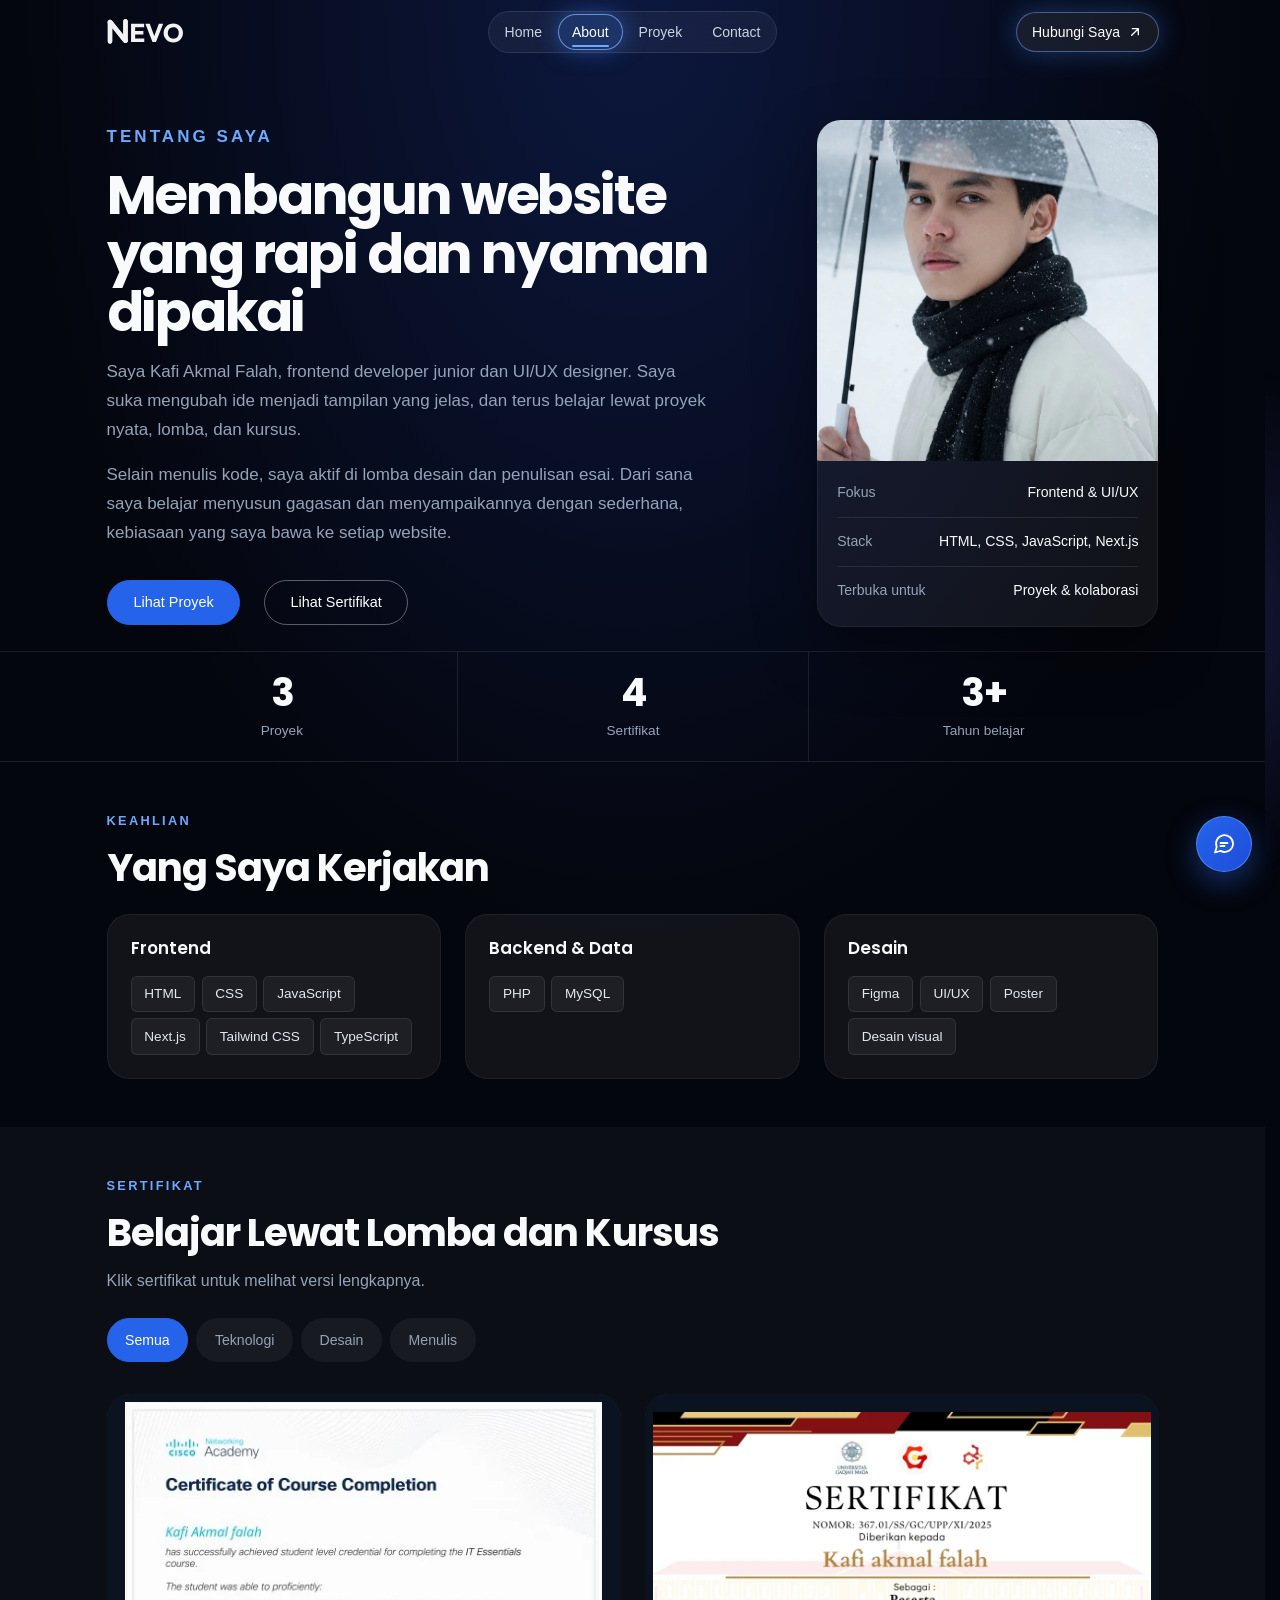
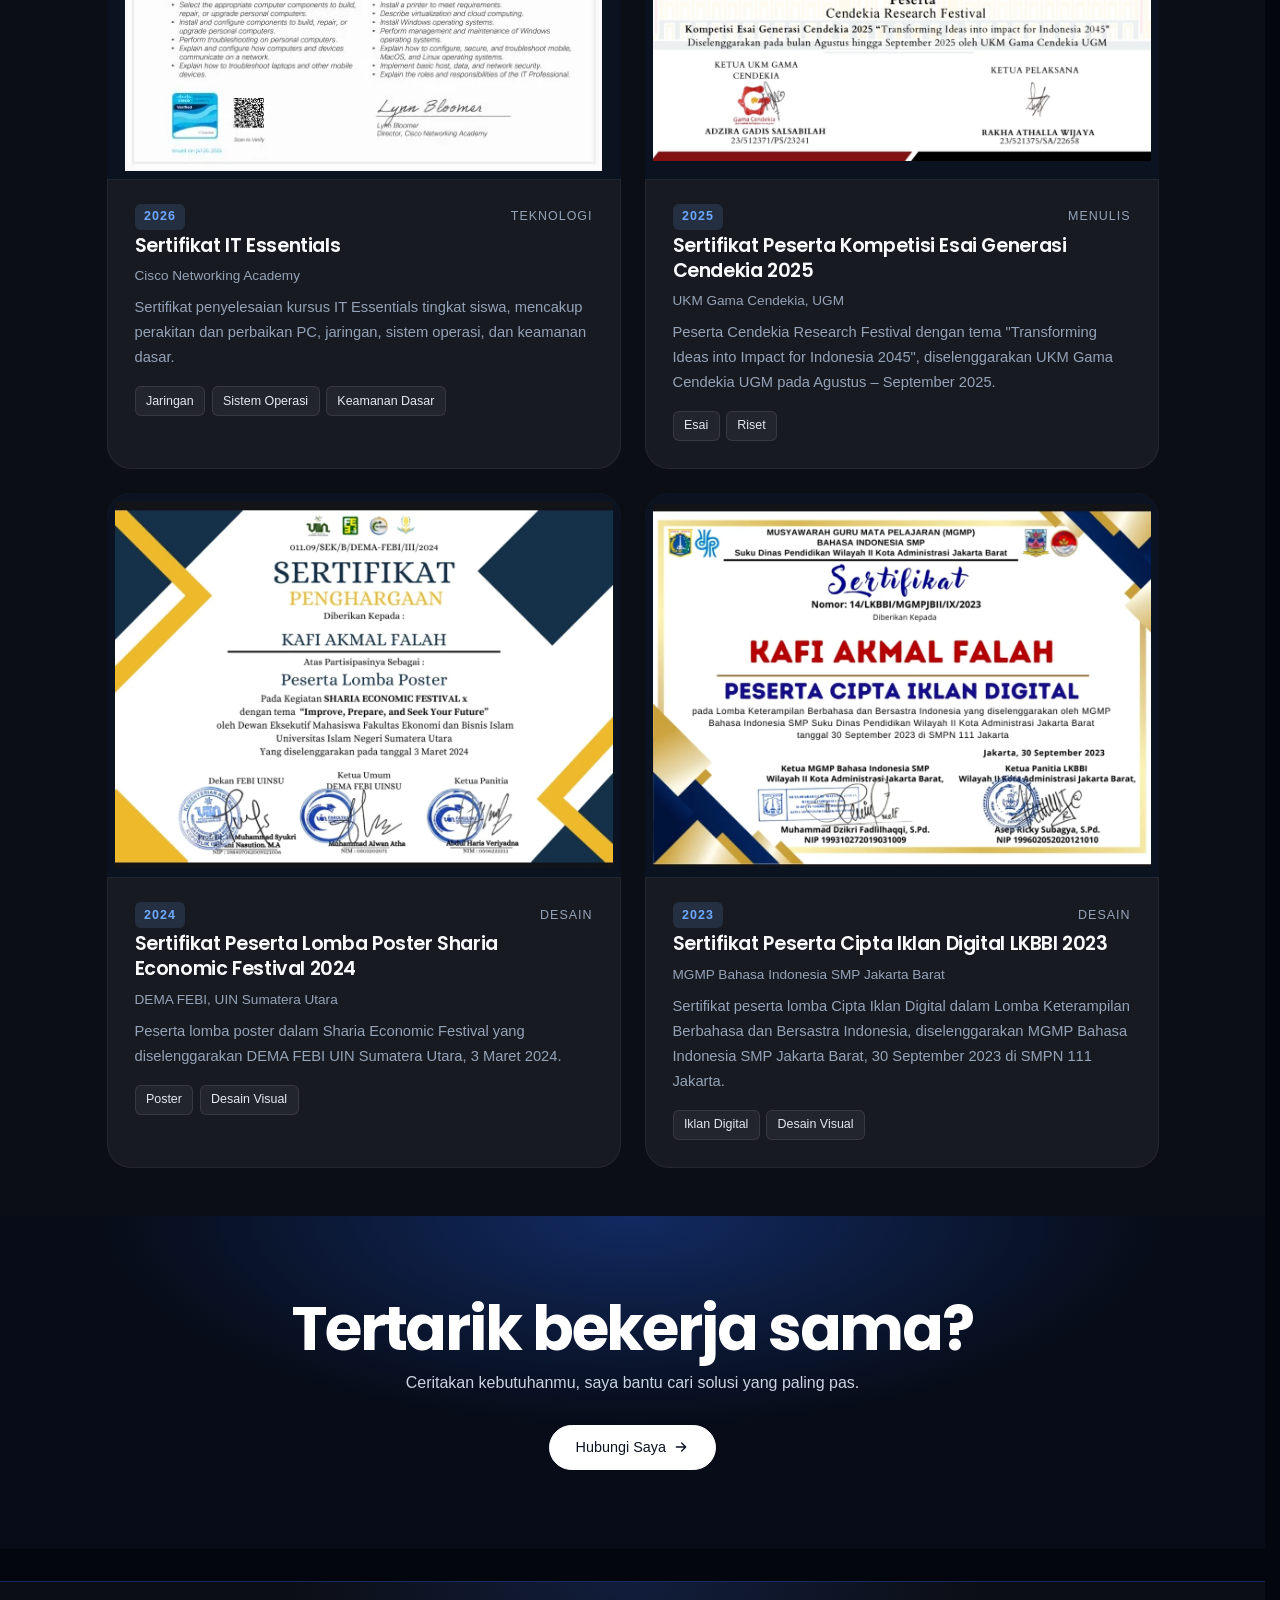
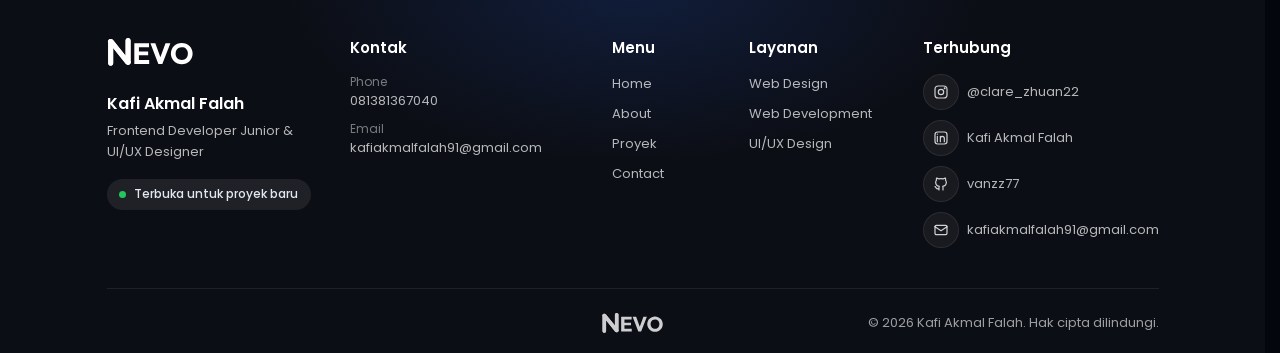
<file: Portofolio kafi/about.html>
<!DOCTYPE html>
<html lang="id">

<head>
  <meta charset="utf-8">
  <meta name="viewport" content="width=device-width, initial-scale=1">
  <title>Tentang Kafi Akmal Falah | Keahlian &amp; Sertifikat</title>
  <meta name="description" content="Kenali Kafi Akmal Falah: frontend developer junior dan UI/UX designer, lengkap dengan keahlian, stack, dan sertifikat lomba serta kursus.">
  <link rel="icon" type="image/svg+xml" href="/assets/favicon-nevo.svg?v=2">
  <link rel="canonical" href="https://www.kafiakmal.web.id/about.html">
  <meta property="og:type" content="website">
  <meta property="og:site_name" content="Kafi Akmal Falah">
  <meta property="og:locale" content="id_ID">
  <meta property="og:title" content="Tentang Kafi Akmal Falah | Keahlian &amp; Sertifikat">
  <meta property="og:description" content="Kenali Kafi Akmal Falah: frontend developer junior dan UI/UX designer, lengkap dengan keahlian, stack, dan sertifikat lomba serta kursus.">
  <meta property="og:url" content="https://www.kafiakmal.web.id/about.html">
  <meta property="og:image" content="https://www.kafiakmal.web.id/assets/profile.jpeg">
  <meta property="og:image:alt" content="Foto Kafi Akmal Falah">
  <meta name="twitter:card" content="summary">
  <link rel="preconnect" href="https://fonts.googleapis.com">
  <link rel="preconnect" href="https://fonts.gstatic.com" crossorigin>
  <link href="https://fonts.googleapis.com/css2?family=Poppins:wght@400;500;600;700&display=swap"
    rel="stylesheet">
  <link rel="stylesheet" href="style.css">
  <script>document.documentElement.classList.add('js');</script>
</head>

<body>
  <header class="site-header">
    <div class="wrap nav-inner">
      <a class="logo" href="/" aria-label="NEVO, ke halaman utama">
        <img src="/assets/logo-nevo.svg" alt="NEVO" width="88" height="28">
      </a>
      <nav class="navlinks" data-lenis-prevent aria-label="Navigasi utama">
        <ul>
          <li><a href="index.html">Home</a></li>
          <li><a href="about.html" aria-current="page">About</a></li>
          <li><a href="projek.html">Proyek</a></li>
          <li><a href="contact.html">Contact</a></li>
        </ul>
      </nav>
      <a class="nav-cta" href="contact.html">Hubungi Saya <svg class="icon-arrow" viewBox="0 0 24 24" width="16" height="16" fill="none" stroke="currentColor" stroke-width="2" stroke-linecap="round" stroke-linejoin="round" aria-hidden="true"><path d="M7 17 17 7M8 7h9v9"/></svg></a>
      <button class="menu-toggle" aria-label="Toggle menu">
        <span class="bar"></span><span class="bar"></span><span class="bar"></span>
      </button>
    </div>
  </header>

  <main>
    <!-- Intro -->
    <section class="page-head about-head">
      <div class="wrap about-hero">
        <div class="about-copy">
          <p class="eyebrow-dark">Tentang saya</p>
          <h1>Membangun website yang rapi dan nyaman dipakai</h1>
          <p>Saya Kafi Akmal Falah, frontend developer junior dan UI/UX designer. Saya suka mengubah ide menjadi tampilan yang jelas, dan terus belajar lewat proyek nyata, lomba, dan kursus.</p>
          <p>Selain menulis kode, saya aktif di lomba desain dan penulisan esai. Dari sana saya belajar menyusun gagasan dan menyampaikannya dengan sederhana, kebiasaan yang saya bawa ke setiap website.</p>
          <div class="actions">
            <a class="btn btn-primary" href="projek.html">Lihat Proyek</a>
            <a class="btn btn-ghost" href="#sertifikat">Lihat Sertifikat</a>
          </div>
        </div>
        <aside class="about-card">
          <img src="/assets/profile.webp" alt="Foto Kafi Akmal Falah" width="1071" height="992" decoding="async">
          <dl>
            <div><dt>Fokus</dt><dd>Frontend &amp; UI/UX</dd></div>
            <div><dt>Stack</dt><dd>HTML, CSS, JavaScript, Next.js</dd></div>
            <div><dt>Terbuka untuk</dt><dd>Proyek &amp; kolaborasi</dd></div>
          </dl>
        </aside>
      </div>
    </section>

    <!-- Angka ringkas -->
    <section class="about-stats" aria-label="Ringkasan">
      <div class="wrap">
        <ul class="facts facts-row">
          <li><strong>3</strong><span>Proyek</span></li>
          <li><strong>4</strong><span>Sertifikat</span></li>
          <li><strong>3+</strong><span>Tahun belajar</span></li>
        </ul>
      </div>
    </section>

    <!-- Keahlian -->
    <section class="section" id="keahlian" aria-labelledby="h-keahlian">
      <div class="wrap">
        <div class="sec-head reveal">
          <p class="eyebrow-dark">Keahlian</p>
          <h2 id="h-keahlian">Yang Saya Kerjakan</h2>
        </div>
        <div class="skill-cols"><div class="skill-col reveal"><h3>Frontend</h3><ul class="tags tags-lg"><li>HTML</li><li>CSS</li><li>JavaScript</li><li>Next.js</li><li>Tailwind CSS</li><li>TypeScript</li></ul></div><div class="skill-col reveal"><h3>Backend &amp; Data</h3><ul class="tags tags-lg"><li>PHP</li><li>MySQL</li></ul></div><div class="skill-col reveal"><h3>Desain</h3><ul class="tags tags-lg"><li>Figma</li><li>UI/UX</li><li>Poster</li><li>Desain visual</li></ul></div></div>
      </div>
    </section>

    <!-- Sertifikat -->
    <section class="section section-alt" id="sertifikat" aria-labelledby="h-sertifikat">
      <div class="wrap">
        <div class="sec-head reveal">
          <p class="eyebrow-dark">Sertifikat</p>
          <h2 id="h-sertifikat">Belajar Lewat Lomba dan Kursus</h2>
          <p>Klik sertifikat untuk melihat versi lengkapnya.</p>
        </div>

        <div class="filters reveal" role="group" aria-label="Filter sertifikat">
          <button type="button" class="filter is-active" data-filter="all" aria-pressed="true">Semua</button>
          <button type="button" class="filter" data-filter="Teknologi" aria-pressed="false">Teknologi</button>
          <button type="button" class="filter" data-filter="Desain" aria-pressed="false">Desain</button>
          <button type="button" class="filter" data-filter="Menulis" aria-pressed="false">Menulis</button>
        </div>

        <div class="certs">
          <article class="cert reveal" data-cat="Teknologi">
            <button class="cert-thumb" type="button" data-full="/assets/sertifikat-cisco-it-essentials.webp" data-title="Sertifikat IT Essentials" aria-label="Perbesar: Sertifikat IT Essentials">
              <img src="/assets/sertifikat-cisco-it-essentials.webp" alt="Sertifikat IT Essentials dari Cisco Networking Academy" width="484" height="374" loading="lazy" decoding="async">
              <span class="cert-zoom" aria-hidden="true">Perbesar</span>
            </button>
            <div class="cert-body">
              <div class="cert-top"><span class="cert-year">2026</span><span>Teknologi</span></div>
              <h3>Sertifikat IT Essentials</h3>
              <p class="cert-role">Cisco Networking Academy</p>
              <p class="cert-desc">Sertifikat penyelesaian kursus IT Essentials tingkat siswa, mencakup perakitan dan perbaikan PC, jaringan, sistem operasi, dan keamanan dasar.</p>
              <ul class="tags"><li>Jaringan</li><li>Sistem Operasi</li><li>Keamanan Dasar</li></ul>
            </div>
          </article>
          <article class="cert reveal" data-cat="Menulis">
            <button class="cert-thumb" type="button" data-full="/assets/sertifikat-cendekia-2025.webp" data-title="Sertifikat Peserta Kompetisi Esai Generasi Cendekia 2025" aria-label="Perbesar: Sertifikat Peserta Kompetisi Esai Generasi Cendekia 2025">
              <img src="/assets/sertifikat-cendekia-2025.webp" alt="Sertifikat Peserta Kompetisi Esai Generasi Cendekia 2025" width="1080" height="756" loading="lazy" decoding="async">
              <span class="cert-zoom" aria-hidden="true">Perbesar</span>
            </button>
            <div class="cert-body">
              <div class="cert-top"><span class="cert-year">2025</span><span>Menulis</span></div>
              <h3>Sertifikat Peserta Kompetisi Esai Generasi Cendekia 2025</h3>
              <p class="cert-role">UKM Gama Cendekia, UGM</p>
              <p class="cert-desc">Peserta Cendekia Research Festival dengan tema "Transforming Ideas into Impact for Indonesia 2045", diselenggarakan UKM Gama Cendekia UGM pada Agustus – September 2025.</p>
              <ul class="tags"><li>Esai</li><li>Riset</li></ul>
            </div>
          </article>
          <article class="cert reveal" data-cat="Desain">
            <button class="cert-thumb" type="button" data-full="/assets/sertifikat-sef-2024.webp" data-title="Sertifikat Peserta Lomba Poster Sharia Economic Festival 2024" aria-label="Perbesar: Sertifikat Peserta Lomba Poster Sharia Economic Festival 2024">
              <img src="/assets/sertifikat-sef-2024.webp" alt="Sertifikat Peserta Lomba Poster Sharia Economic Festival 2024" width="1080" height="794" loading="lazy" decoding="async">
              <span class="cert-zoom" aria-hidden="true">Perbesar</span>
            </button>
            <div class="cert-body">
              <div class="cert-top"><span class="cert-year">2024</span><span>Desain</span></div>
              <h3>Sertifikat Peserta Lomba Poster Sharia Economic Festival 2024</h3>
              <p class="cert-role">DEMA FEBI, UIN Sumatera Utara</p>
              <p class="cert-desc">Peserta lomba poster dalam Sharia Economic Festival yang diselenggarakan DEMA FEBI UIN Sumatera Utara, 3 Maret 2024.</p>
              <ul class="tags"><li>Poster</li><li>Desain Visual</li></ul>
            </div>
          </article>
          <article class="cert reveal" data-cat="Desain">
            <button class="cert-thumb" type="button" data-full="/assets/sertifikat-lkbbi-2023.webp" data-title="Sertifikat Peserta Cipta Iklan Digital LKBBI 2023" aria-label="Perbesar: Sertifikat Peserta Cipta Iklan Digital LKBBI 2023">
              <img src="/assets/sertifikat-lkbbi-2023.webp" alt="Sertifikat Peserta Cipta Iklan Digital LKBBI 2023" width="1080" height="787" loading="lazy" decoding="async">
              <span class="cert-zoom" aria-hidden="true">Perbesar</span>
            </button>
            <div class="cert-body">
              <div class="cert-top"><span class="cert-year">2023</span><span>Desain</span></div>
              <h3>Sertifikat Peserta Cipta Iklan Digital LKBBI 2023</h3>
              <p class="cert-role">MGMP Bahasa Indonesia SMP Jakarta Barat</p>
              <p class="cert-desc">Sertifikat peserta lomba Cipta Iklan Digital dalam Lomba Keterampilan Berbahasa dan Bersastra Indonesia, diselenggarakan MGMP Bahasa Indonesia SMP Jakarta Barat, 30 September 2023 di SMPN 111 Jakarta.</p>
              <ul class="tags"><li>Iklan Digital</li><li>Desain Visual</li></ul>
            </div>
          </article>
        </div>
      </div>
    </section>

    <!-- CTA -->
    <section class="cta">
      <div class="wrap cta-inner">
        <div>
          <h2>Tertarik bekerja sama?</h2>
          <p>Ceritakan kebutuhanmu, saya bantu cari solusi yang paling pas.</p>
        </div>
        <a class="btn btn-light has-icon" href="contact.html">Hubungi Saya <svg class="icon-arrow" viewBox="0 0 24 24" width="16" height="16" fill="none" stroke="currentColor" stroke-width="2" stroke-linecap="round" stroke-linejoin="round" aria-hidden="true"><path d="M5 12h14M13 6l6 6-6 6"/></svg></a>
      </div>
    </section>
  </main>

  <dialog class="lightbox" id="lightbox" data-lenis-prevent aria-label="Pratinjau sertifikat">
    <div class="lb-bar">
      <p class="lb-title" id="lb-title"></p>
      <div class="lb-actions">
        <a class="lb-link" id="lb-open" href="#" target="_blank" rel="noopener noreferrer">Buka gambar <svg viewBox="0 0 24 24" width="16" height="16" fill="none" stroke="currentColor" stroke-width="2" stroke-linecap="round" stroke-linejoin="round" aria-hidden="true"><path d="M15 3h6v6M10 14 21 3M21 14v5a2 2 0 0 1-2 2H5a2 2 0 0 1-2-2V5a2 2 0 0 1 2-2h5"/></svg></a>
        <button type="button" class="lb-btn" id="lb-close" aria-label="Tutup">&times;</button>
      </div>
    </div>
    <div class="lb-stage">
      <button type="button" class="lb-nav lb-prev" id="lb-prev" aria-label="Sebelumnya">&#8249;</button>
      <img id="lb-img" alt="">
      <button type="button" class="lb-nav lb-next" id="lb-next" aria-label="Berikutnya">&#8250;</button>
    </div>
  </dialog>

  <footer class="footer">
    <div class="footer-inner">
        <div class="f-grid">
          <div class="f-brand">
            <a class="f-logo" href="/" aria-label="NEVO, ke halaman utama">
              <img src="/assets/logo-nevo.svg" alt="NEVO" width="88" height="28">
            </a>
            <p class="f-name">Kafi Akmal Falah</p>
            <p class="f-role">Frontend Developer Junior &amp; UI/UX Designer</p>
            <span class="a-status"><span class="dot"></span> Terbuka untuk proyek baru</span>
          </div>

          <div class="f-col">
            <h3 class="f-title">Kontak</h3>
            <ul>
              <li><span class="f-label">Phone</span> <a href="tel:+6281381367040">081381367040</a></li>
              <li><span class="f-label">Email</span> <a href="mailto:kafiakmalfalah91@gmail.com">kafiakmalfalah91@gmail.com</a></li>
              <!-- TODO: ganti "Lisensi" jadi label yang benar (mis. Lokasi) setelah isinya dikonfirmasi
              <li><span class="f-label">Lokasi</span> ...</li> -->
            </ul>
          </div>

          <div class="f-col" role="navigation" aria-label="Menu footer">
            <h3 class="f-title">Menu</h3>
            <ul>
              <li><a href="index.html">Home</a></li>
              <li><a href="about.html">About</a></li>
              <li><a href="projek.html">Proyek</a></li>
              <li><a href="contact.html">Contact</a></li>
            </ul>
          </div>

          <div class="f-col">
            <h3 class="f-title">Layanan</h3>
            <ul>
              <li>Web Design</li>
              <li>Web Development</li>
              <li>UI/UX Design</li>
            </ul>
          </div>

          <div class="f-col f-social">
            <h3 class="f-title">Terhubung</h3>
            <ul>
              <li>
                <a href="https://www.instagram.com/clare_zhuan22" target="_blank" rel="noopener" aria-label="Instagram @clare_zhuan22, buka di tab baru">
                  <span class="f-ico"><svg viewBox="0 0 24 24" width="16" height="16" fill="none" stroke="currentColor" stroke-width="1.8" stroke-linecap="round" stroke-linejoin="round" aria-hidden="true"><rect x="3" y="3" width="18" height="18" rx="5"/><circle cx="12" cy="12" r="4"/><circle cx="17.5" cy="6.5" r=".6" fill="currentColor"/></svg></span><span class="f-handle">@clare_zhuan22</span>
                </a>
              </li>
              <li>
                <a href="https://www.linkedin.com/in/kafi-akmal-falah-2a3440412/" target="_blank" rel="noopener" aria-label="LinkedIn Kafi Akmal Falah, buka di tab baru">
                  <span class="f-ico"><svg viewBox="0 0 24 24" width="16" height="16" fill="none" stroke="currentColor" stroke-width="1.8" stroke-linecap="round" stroke-linejoin="round" aria-hidden="true"><path d="M6.5 9.5v8M6.5 6.2v.1M11 17.5v-8M11 12.8c0-2 1.2-3.3 3-3.3s3 1.2 3 3.4v4.6"/><rect x="3" y="3" width="18" height="18" rx="4"/></svg></span><span class="f-handle">Kafi Akmal Falah</span>
                </a>
              </li>
              <li>
                <a href="https://github.com/vanzz77" target="_blank" rel="noopener" aria-label="GitHub vanzz77, buka di tab baru">
                  <span class="f-ico"><svg viewBox="0 0 24 24" width="16" height="16" fill="none" stroke="currentColor" stroke-width="1.8" stroke-linecap="round" stroke-linejoin="round" aria-hidden="true"><path d="M9 19c-4.3 1.4-4.3-2.5-6-3m12 5v-3.5c0-1 .1-1.4-.5-2 2.8-.3 5.5-1.4 5.5-6a4.6 4.6 0 0 0-1.3-3.2 4.2 4.2 0 0 0-.1-3.2s-1.1-.3-3.5 1.3a12.3 12.3 0 0 0-6.2 0C6.5 2.8 5.4 3.1 5.4 3.1a4.2 4.2 0 0 0-.1 3.2A4.6 4.6 0 0 0 4 9.5c0 4.6 2.7 5.7 5.5 6-.6.6-.6 1.2-.5 2V21"/></svg></span><span class="f-handle">vanzz77</span>
                </a>
              </li>
              <li>
                <a href="mailto:kafiakmalfalah91@gmail.com" aria-label="Kirim email ke kafiakmalfalah91@gmail.com">
                  <span class="f-ico"><svg viewBox="0 0 24 24" width="16" height="16" fill="none" stroke="currentColor" stroke-width="1.8" stroke-linecap="round" stroke-linejoin="round" aria-hidden="true"><rect x="3" y="5" width="18" height="14" rx="2"/><path d="m3 7 9 6 9-6"/></svg></span><span class="f-handle">kafiakmalfalah91@gmail.com</span>
                </a>
              </li>
            </ul>
          </div>
        </div>

      <div class="f-bottom">
        <a class="f-mini-logo" href="/" aria-label="NEVO, ke halaman utama">
          <img src="/assets/logo-nevo.svg" alt="NEVO" width="88" height="28">
        </a>
        <p class="f-copy">&copy; <span id="tahun">2026</span> Kafi Akmal Falah. Hak cipta dilindungi.</p>
      </div>
    </div>
  </footer>

  <script src="lenis.min.js"></script>
  <script src="script.js"></script>
</body>

</html>
</file>
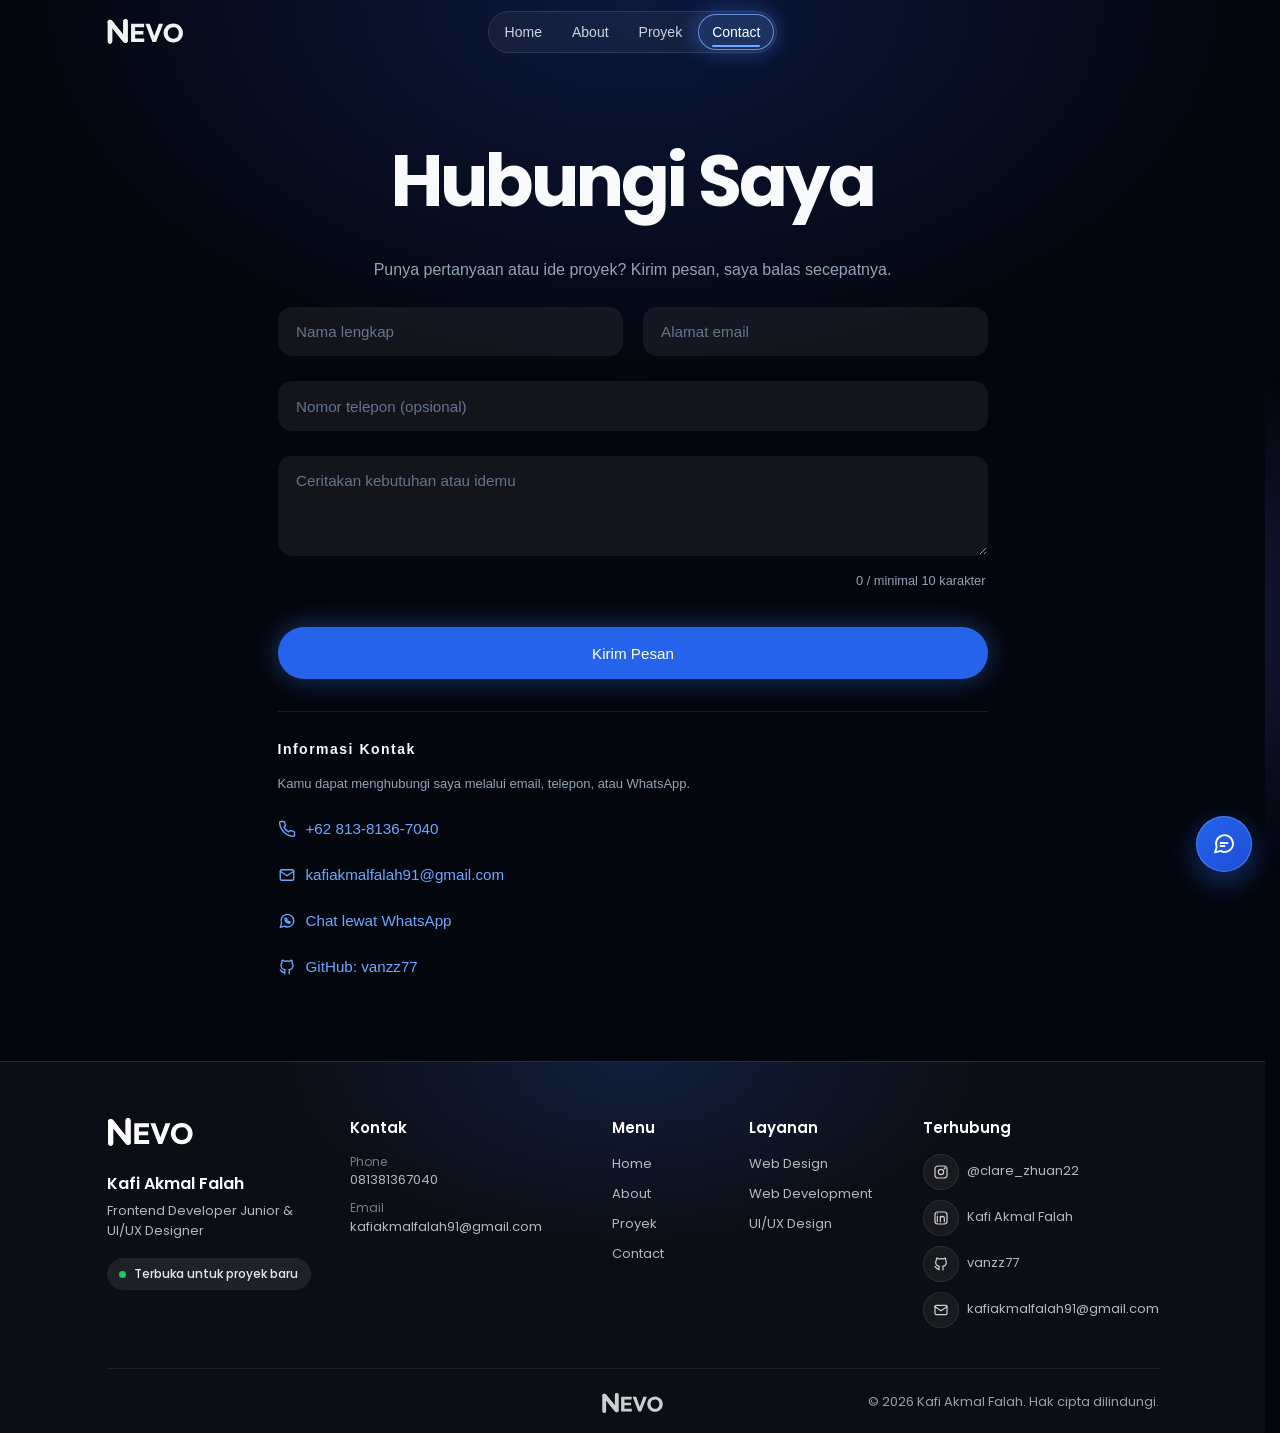
<file: Portofolio kafi/contact.html>
<!DOCTYPE html>
<html lang="id">

<head>
  <meta charset="UTF-8">
  <meta name="viewport" content="width=device-width, initial-scale=1.0">
  <title>Hubungi Saya | Kafi Akmal Falah</title>
  <meta name="description" content="Punya proyek atau ide? Hubungi Kafi Akmal Falah lewat formulir, email, telepon, atau WhatsApp.">
  <link rel="icon" type="image/svg+xml" href="/assets/favicon-nevo.svg?v=2">
  <link rel="canonical" href="https://www.kafiakmal.web.id/contact.html">
  <meta property="og:type" content="website">
  <meta property="og:site_name" content="Kafi Akmal Falah">
  <meta property="og:locale" content="id_ID">
  <meta property="og:title" content="Hubungi Saya | Kafi Akmal Falah">
  <meta property="og:description" content="Punya proyek atau ide? Hubungi Kafi Akmal Falah lewat formulir, email, telepon, atau WhatsApp.">
  <meta property="og:url" content="https://www.kafiakmal.web.id/contact.html">
  <meta property="og:image" content="https://www.kafiakmal.web.id/assets/profile.jpeg">
  <meta property="og:image:alt" content="Foto Kafi Akmal Falah">
  <meta name="twitter:card" content="summary">
  <!-- Font Serif Elegant & Sans-Serif -->
  <link rel="preconnect" href="https://fonts.googleapis.com">
  <link rel="preconnect" href="https://fonts.gstatic.com" crossorigin>
  <link
    href="https://fonts.googleapis.com/css2?family=Poppins:wght@400;500;600;700&display=swap"
    rel="stylesheet">

  <!-- Icons -->
  <link rel="stylesheet" href="https://cdnjs.cloudflare.com/ajax/libs/font-awesome/6.5.1/css/all.min.css">
  <link rel="stylesheet" href="style.css">
  <script>document.documentElement.classList.add('js');</script>
</head>

<body>
  <header class="site-header">
    <div class="wrap nav-inner">
      <a class="logo" href="/" aria-label="NEVO, ke halaman utama">
        <img src="/assets/logo-nevo.svg" alt="NEVO" width="88" height="28">
      </a>
      <nav class="navlinks" data-lenis-prevent aria-label="Navigasi utama">
        <ul>
          <li><a href="index.html">Home</a></li>
          <li><a href="about.html">About</a></li>
          <li><a href="projek.html">Proyek</a></li>
          <li><a href="contact.html" aria-current="page">Contact</a></li>
        </ul>
      </nav>
      <a class="nav-cta" href="contact.html" hidden>Hubungi Saya <svg class="icon-arrow" viewBox="0 0 24 24" width="16" height="16" fill="none" stroke="currentColor" stroke-width="2" stroke-linecap="round" stroke-linejoin="round" aria-hidden="true"><path d="M7 17 17 7M8 7h9v9"/></svg></a>
    <button class="menu-toggle" aria-label="Toggle menu">
      <span class="bar"></span><span class="bar"></span><span class="bar"></span>
    </button>
    </div>
  </header>


  <!-- Header / Hero Section Kontak -->
  <header class="contact-hero">
    <h1>Hubungi Saya</h1>
    <p class="subtitle">Punya pertanyaan atau ide proyek? Kirim pesan, saya balas secepatnya.</p>
  </header>

  <main class="contact-container">
    <!-- Form Kontak -->
    <section class="form-section reveal">
      <form class="form-kontak" id="form-kontak" action="/api/contact" data-endpoint="/api/contact" method="post" novalidate>
        <div class="form-row">
          <div class="form-group">
            <label class="sr-only" for="nama">Nama lengkap</label>
            <input type="text" id="nama" name="nama" placeholder="Nama lengkap" autocomplete="name"
              required aria-describedby="nama-error">
            <p class="field-error" id="nama-error" aria-live="polite"></p>
          </div>
          <div class="form-group">
            <label class="sr-only" for="email">Alamat email</label>
            <input type="email" id="email" name="email" placeholder="Alamat email" autocomplete="email"
              required aria-describedby="email-error">
            <p class="field-error" id="email-error" aria-live="polite"></p>
          </div>
        </div>

        <div class="form-group">
          <label class="sr-only" for="phone">Nomor telepon (opsional)</label>
          <input type="tel" id="phone" name="phone" placeholder="Nomor telepon (opsional)" autocomplete="tel">
        </div>

        <div class="form-group">
          <label class="sr-only" for="pesan">Ceritakan kebutuhan atau idemu</label>
          <textarea id="pesan" name="pesan" rows="4" placeholder="Ceritakan kebutuhan atau idemu"
            required minlength="10" aria-describedby="pesan-error"></textarea>
          <p class="field-error" id="pesan-error" aria-live="polite"></p>
        </div>

        <!-- Honeypot anti-spam: disembunyikan dari pengguna, diisi oleh bot -->
        <div class="hp-field" aria-hidden="true">
          <label for="website">Jangan diisi</label>
          <input type="text" id="website" name="_gotcha" tabindex="-1" autocomplete="off">
        </div>

        <button type="submit" class="btn-kirim" data-state="idle">
          <span class="btn-spinner" aria-hidden="true"></span>
          <span class="btn-label">Kirim Pesan</span>
        </button>
        <p class="form-status" id="form-status" role="status" aria-live="polite"></p>
      </form>
    </section>

    <!-- Informasi Kontak -->
    <section class="info-section reveal">
      <div class="info-block">
        <h3>Informasi Kontak</h3>
        <p>Kamu dapat menghubungi saya melalui email, telepon, atau WhatsApp.</p>
        <ul class="contact-links">
          <li>
            <a href="tel:+6281381367040">
              <svg viewBox="0 0 24 24" width="18" height="18" fill="none" stroke="currentColor" stroke-width="1.8" stroke-linecap="round" stroke-linejoin="round" aria-hidden="true"><path d="M22 16.9v3a2 2 0 0 1-2.2 2 19.8 19.8 0 0 1-8.6-3.1 19.5 19.5 0 0 1-6-6A19.8 19.8 0 0 1 2.1 4.2 2 2 0 0 1 4.1 2h3a2 2 0 0 1 2 1.7c.1 1 .4 1.9.7 2.8a2 2 0 0 1-.5 2.1L8 9.9a16 16 0 0 0 6 6l1.3-1.3a2 2 0 0 1 2.1-.4c.9.3 1.8.6 2.8.7a2 2 0 0 1 1.7 2z"/></svg>
              +62 813-8136-7040
            </a>
          </li>
          <li>
            <a href="mailto:kafiakmalfalah91@gmail.com">
              <svg viewBox="0 0 24 24" width="18" height="18" fill="none" stroke="currentColor" stroke-width="1.8" stroke-linecap="round" stroke-linejoin="round" aria-hidden="true"><rect x="3" y="5" width="18" height="14" rx="2"/><path d="m3 7 9 6 9-6"/></svg>
              kafiakmalfalah91@gmail.com
            </a>
          </li>
          <li>
            <a href="https://wa.me/6281381367040?text=Halo%20Kafi%2C%20saya%20ingin%20berdiskusi%20tentang%20proyek." target="_blank" rel="noopener noreferrer" aria-label="Chat lewat WhatsApp, buka di tab baru">
              <svg viewBox="0 0 24 24" width="18" height="18" fill="none" stroke="currentColor" stroke-width="1.8" stroke-linecap="round" stroke-linejoin="round" aria-hidden="true"><path d="M21 11.5a8.4 8.4 0 0 1-12.4 7.4L3 20.5l1.7-5.4A8.5 8.5 0 1 1 21 11.5z"/><path d="M9 8.5c0 3.5 3 6.5 6.5 6.5l1-1.6-2.2-1-.8.9a4.3 4.3 0 0 1-2.2-2.2l.9-.8-1-2.2z"/></svg>
              Chat lewat WhatsApp
            </a>
          </li>
          <li>
            <a href="https://github.com/vanzz77" target="_blank" rel="noopener noreferrer" aria-label="GitHub vanzz77, buka di tab baru">
              <svg viewBox="0 0 24 24" width="18" height="18" fill="none" stroke="currentColor" stroke-width="1.8" stroke-linecap="round" stroke-linejoin="round" aria-hidden="true"><path d="M9 19c-4.3 1.4-4.3-2.5-6-3m12 5v-3.5c0-1 .1-1.4-.5-2 2.8-.3 5.5-1.4 5.5-6a4.6 4.6 0 0 0-1.3-3.2 4.2 4.2 0 0 0-.1-3.2s-1.1-.3-3.5 1.3a12.3 12.3 0 0 0-6.2 0C6.5 2.8 5.4 3.1 5.4 3.1a4.2 4.2 0 0 0-.1 3.2A4.6 4.6 0 0 0 4 9.5c0 4.6 2.7 5.7 5.5 6-.6.6-.6 1.2-.5 2V21"/></svg>
              GitHub: vanzz77
            </a>
          </li>
        </ul>
      </div>
    </section>
  </main>
  <footer class="footer">
    <div class="footer-inner">
        <div class="f-grid">
          <div class="f-brand">
            <a class="f-logo" href="/" aria-label="NEVO, ke halaman utama">
              <img src="/assets/logo-nevo.svg" alt="NEVO" width="88" height="28">
            </a>
            <p class="f-name">Kafi Akmal Falah</p>
            <p class="f-role">Frontend Developer Junior &amp; UI/UX Designer</p>
            <span class="a-status"><span class="dot"></span> Terbuka untuk proyek baru</span>
          </div>

          <div class="f-col">
            <h3 class="f-title">Kontak</h3>
            <ul>
              <li><span class="f-label">Phone</span> <a href="tel:+6281381367040">081381367040</a></li>
              <li><span class="f-label">Email</span> <a href="mailto:kafiakmalfalah91@gmail.com">kafiakmalfalah91@gmail.com</a></li>
              <!-- TODO: ganti "Lisensi" jadi label yang benar (mis. Lokasi) setelah isinya dikonfirmasi
              <li><span class="f-label">Lokasi</span> ...</li> -->
            </ul>
          </div>

          <div class="f-col" role="navigation" aria-label="Menu footer">
            <h3 class="f-title">Menu</h3>
            <ul>
              <li><a href="index.html">Home</a></li>
              <li><a href="about.html">About</a></li>
              <li><a href="projek.html">Proyek</a></li>
              <li><a href="contact.html">Contact</a></li>
            </ul>
          </div>

          <div class="f-col">
            <h3 class="f-title">Layanan</h3>
            <ul>
              <li>Web Design</li>
              <li>Web Development</li>
              <li>UI/UX Design</li>
            </ul>
          </div>

          <div class="f-col f-social">
            <h3 class="f-title">Terhubung</h3>
            <ul>
              <li>
                <a href="https://www.instagram.com/clare_zhuan22" target="_blank" rel="noopener" aria-label="Instagram @clare_zhuan22, buka di tab baru">
                  <span class="f-ico"><svg viewBox="0 0 24 24" width="16" height="16" fill="none" stroke="currentColor" stroke-width="1.8" stroke-linecap="round" stroke-linejoin="round" aria-hidden="true"><rect x="3" y="3" width="18" height="18" rx="5"/><circle cx="12" cy="12" r="4"/><circle cx="17.5" cy="6.5" r=".6" fill="currentColor"/></svg></span><span class="f-handle">@clare_zhuan22</span>
                </a>
              </li>
              <li>
                <a href="https://www.linkedin.com/in/kafi-akmal-falah-2a3440412/" target="_blank" rel="noopener" aria-label="LinkedIn Kafi Akmal Falah, buka di tab baru">
                  <span class="f-ico"><svg viewBox="0 0 24 24" width="16" height="16" fill="none" stroke="currentColor" stroke-width="1.8" stroke-linecap="round" stroke-linejoin="round" aria-hidden="true"><path d="M6.5 9.5v8M6.5 6.2v.1M11 17.5v-8M11 12.8c0-2 1.2-3.3 3-3.3s3 1.2 3 3.4v4.6"/><rect x="3" y="3" width="18" height="18" rx="4"/></svg></span><span class="f-handle">Kafi Akmal Falah</span>
                </a>
              </li>
              <li>
                <a href="https://github.com/vanzz77" target="_blank" rel="noopener" aria-label="GitHub vanzz77, buka di tab baru">
                  <span class="f-ico"><svg viewBox="0 0 24 24" width="16" height="16" fill="none" stroke="currentColor" stroke-width="1.8" stroke-linecap="round" stroke-linejoin="round" aria-hidden="true"><path d="M9 19c-4.3 1.4-4.3-2.5-6-3m12 5v-3.5c0-1 .1-1.4-.5-2 2.8-.3 5.5-1.4 5.5-6a4.6 4.6 0 0 0-1.3-3.2 4.2 4.2 0 0 0-.1-3.2s-1.1-.3-3.5 1.3a12.3 12.3 0 0 0-6.2 0C6.5 2.8 5.4 3.1 5.4 3.1a4.2 4.2 0 0 0-.1 3.2A4.6 4.6 0 0 0 4 9.5c0 4.6 2.7 5.7 5.5 6-.6.6-.6 1.2-.5 2V21"/></svg></span><span class="f-handle">vanzz77</span>
                </a>
              </li>
              <li>
                <a href="mailto:kafiakmalfalah91@gmail.com" aria-label="Kirim email ke kafiakmalfalah91@gmail.com">
                  <span class="f-ico"><svg viewBox="0 0 24 24" width="16" height="16" fill="none" stroke="currentColor" stroke-width="1.8" stroke-linecap="round" stroke-linejoin="round" aria-hidden="true"><rect x="3" y="5" width="18" height="14" rx="2"/><path d="m3 7 9 6 9-6"/></svg></span><span class="f-handle">kafiakmalfalah91@gmail.com</span>
                </a>
              </li>
            </ul>
          </div>
        </div>

      <div class="f-bottom">
        <a class="f-mini-logo" href="/" aria-label="NEVO, ke halaman utama">
          <img src="/assets/logo-nevo.svg" alt="NEVO" width="88" height="28">
        </a>
        <p class="f-copy">&copy; <span id="tahun">2026</span> Kafi Akmal Falah. Hak cipta dilindungi.</p>
      </div>
    </div>
  </footer>

  <script src="lenis.min.js"></script>
  <script src="script.js"></script>
</body>

</html>
</file>
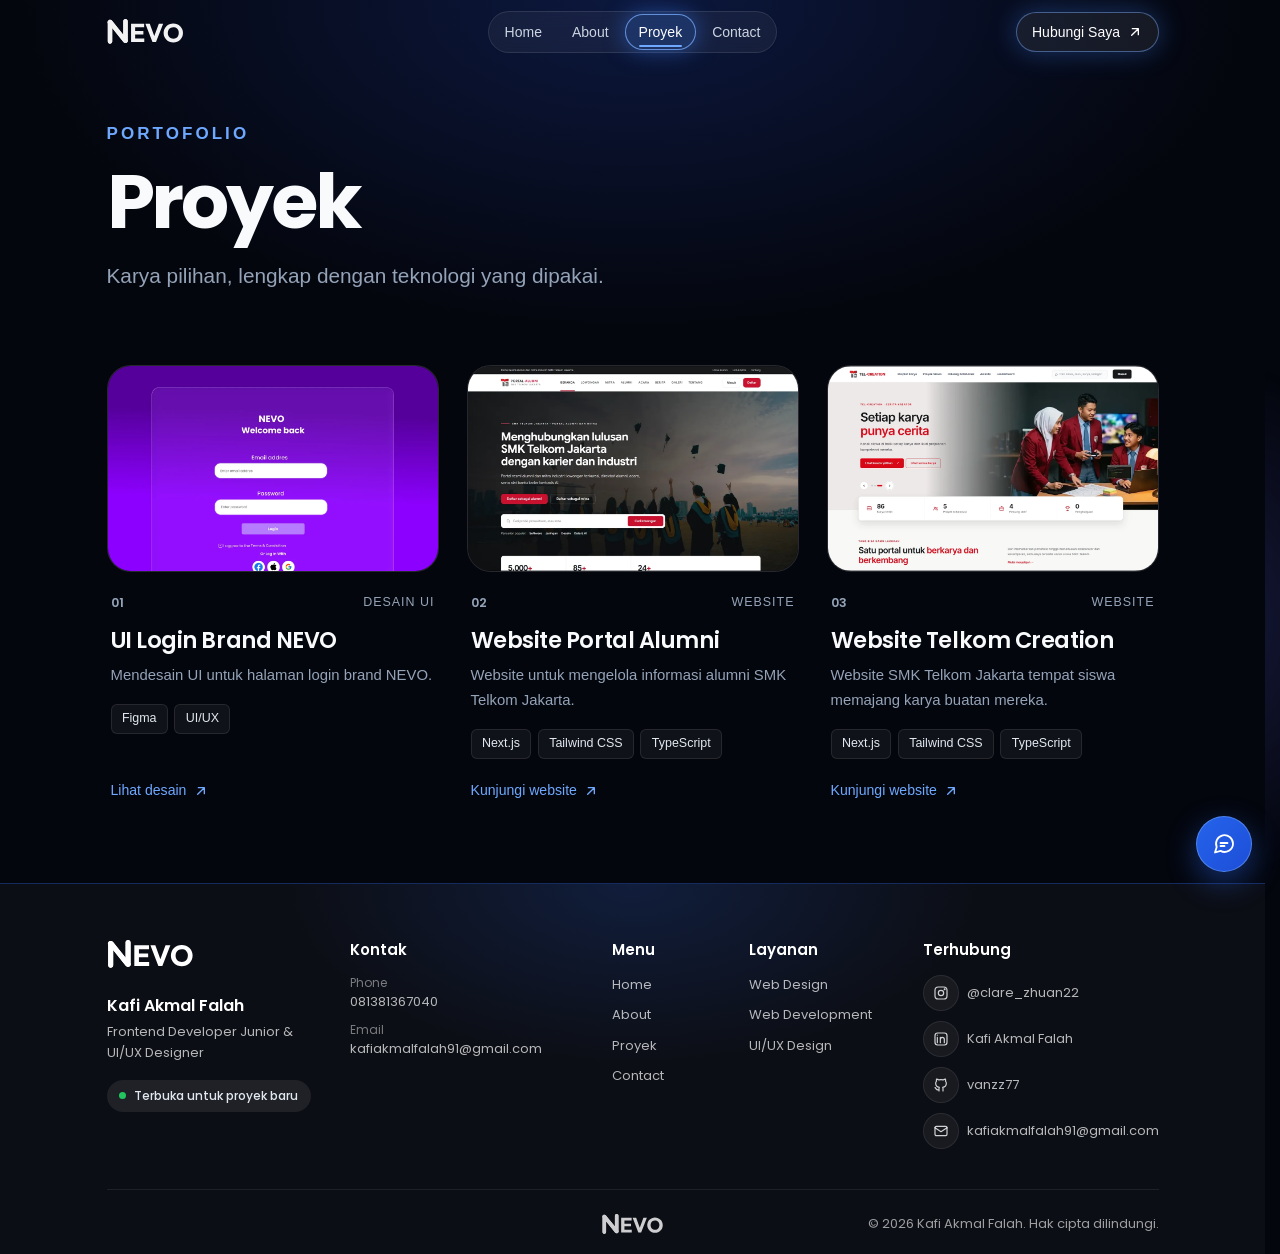
<file: Portofolio kafi/projek.html>
<!DOCTYPE html>
<html lang="id">

<head>
  <meta charset="utf-8">
  <meta name="viewport" content="width=device-width, initial-scale=1">
  <title>Proyek | Kafi Akmal Falah</title>
  <meta name="description" content="Karya pilihan Kafi Akmal Falah: UI login brand NEVO, Website Portal Alumni, dan Website Telkom Creation, lengkap dengan teknologi yang dipakai.">
  <link rel="icon" type="image/svg+xml" href="/assets/favicon-nevo.svg?v=2">
  <link rel="canonical" href="https://www.kafiakmal.web.id/projek.html">
  <meta property="og:type" content="website">
  <meta property="og:site_name" content="Kafi Akmal Falah">
  <meta property="og:locale" content="id_ID">
  <meta property="og:title" content="Proyek | Kafi Akmal Falah">
  <meta property="og:description" content="Karya pilihan Kafi Akmal Falah: UI login brand NEVO, Website Portal Alumni, dan Website Telkom Creation, lengkap dengan teknologi yang dipakai.">
  <meta property="og:url" content="https://www.kafiakmal.web.id/projek.html">
  <meta property="og:image" content="https://www.kafiakmal.web.id/assets/profile.jpeg">
  <meta property="og:image:alt" content="Foto Kafi Akmal Falah">
  <meta name="twitter:card" content="summary">
  <link rel="preconnect" href="https://fonts.googleapis.com">
  <link rel="preconnect" href="https://fonts.gstatic.com" crossorigin>
  <link href="https://fonts.googleapis.com/css2?family=Poppins:wght@400;500;600;700&display=swap"
    rel="stylesheet">
  <link rel="stylesheet" href="style.css">
  <script>document.documentElement.classList.add('js');</script>
</head>

<body>

  <header class="site-header">
    <div class="wrap nav-inner">
      <a class="logo" href="/" aria-label="NEVO, ke halaman utama">
        <img src="/assets/logo-nevo.svg" alt="NEVO" width="88" height="28">
      </a>
      <nav class="navlinks" data-lenis-prevent aria-label="Navigasi utama">
        <ul>
          <li><a href="index.html">Home</a></li>
          <li><a href="about.html">About</a></li>
          <li><a href="projek.html" aria-current="page">Proyek</a></li>
          <li><a href="contact.html">Contact</a></li>
        </ul>
      </nav>
      <a class="nav-cta" href="contact.html">Hubungi Saya <svg class="icon-arrow" viewBox="0 0 24 24" width="16" height="16" fill="none" stroke="currentColor" stroke-width="2" stroke-linecap="round" stroke-linejoin="round" aria-hidden="true"><path d="M7 17 17 7M8 7h9v9"/></svg></a>
    <button class="menu-toggle" aria-label="Toggle menu">
      <span class="bar"></span><span class="bar"></span><span class="bar"></span>
    </button>
    </div>
  </header>

  <main>
    <section class="page-head">
      <div class="wrap">
        <p class="eyebrow-dark">Portofolio</p>
        <h1>Proyek</h1>
        <p>Karya pilihan, lengkap dengan teknologi yang dipakai.</p>
      </div>
    </section>

    <section class="section" aria-label="Daftar proyek">
      <div class="wrap">
        <div class="projects">
          <a class="card reveal" href="/assets/login-nevo.webp" target="_blank" rel="noopener noreferrer" aria-label="UI Login Brand NEVO: buka gambar desain di tab baru">
            <div class="thumb"><img src="/assets/login-nevo.webp" alt="Tampilan UI login brand NEVO" width="1200" height="853" loading="lazy" decoding="async"></div>
            <div class="card-body">
              <div class="card-top"><span class="card-no">01</span><span class="card-kind">Desain UI</span></div>
              <h3>UI Login Brand NEVO</h3>
              <p>Mendesain UI untuk halaman login brand NEVO.</p>
              <ul class="tags"><li>Figma</li><li>UI/UX</li></ul>
              <span class="card-cta">Lihat desain <svg viewBox="0 0 24 24" width="16" height="16" fill="none" stroke="currentColor" stroke-width="2" stroke-linecap="round" stroke-linejoin="round" aria-hidden="true"><path d="M7 17 17 7M8 7h9v9"/></svg></span>
            </div>
          </a>
          <a class="card reveal" href="https://portal-alumni-smk-telkom-jakarta.vercel.app/" target="_blank" rel="noopener noreferrer" aria-label="Website Portal Alumni: buka website di tab baru">
            <div class="thumb"><img src="/assets/portal-alumni.webp" alt="Tampilan website Portal Alumni" width="1280" height="721" loading="lazy" decoding="async"></div>
            <div class="card-body">
              <div class="card-top"><span class="card-no">02</span><span class="card-kind">Website</span></div>
              <h3>Website Portal Alumni</h3>
              <p>Website untuk mengelola informasi alumni SMK Telkom Jakarta.</p>
              <ul class="tags"><li>Next.js</li><li>Tailwind CSS</li><li>TypeScript</li></ul>
              <span class="card-cta">Kunjungi website <svg viewBox="0 0 24 24" width="16" height="16" fill="none" stroke="currentColor" stroke-width="2" stroke-linecap="round" stroke-linejoin="round" aria-hidden="true"><path d="M7 17 17 7M8 7h9v9"/></svg></span>
            </div>
          </a>
          <a class="card reveal" href="https://telkom-student-creation.vercel.app/" target="_blank" rel="noopener noreferrer" aria-label="Website Telkom Creation: buka website di tab baru">
            <div class="thumb"><img src="/assets/telkom-creation.webp" alt="Tampilan website Telkom Creation" width="1280" height="721" loading="lazy" decoding="async"></div>
            <div class="card-body">
              <div class="card-top"><span class="card-no">03</span><span class="card-kind">Website</span></div>
              <h3>Website Telkom Creation</h3>
              <p>Website SMK Telkom Jakarta tempat siswa memajang karya buatan mereka.</p>
              <ul class="tags"><li>Next.js</li><li>Tailwind CSS</li><li>TypeScript</li></ul>
              <span class="card-cta">Kunjungi website <svg viewBox="0 0 24 24" width="16" height="16" fill="none" stroke="currentColor" stroke-width="2" stroke-linecap="round" stroke-linejoin="round" aria-hidden="true"><path d="M7 17 17 7M8 7h9v9"/></svg></span>
            </div>
          </a>
        </div>
      </div>
    </section>
  </main>

  <footer class="footer">
    <div class="footer-inner">
        <div class="f-grid">
          <div class="f-brand">
            <a class="f-logo" href="/" aria-label="NEVO, ke halaman utama">
              <img src="/assets/logo-nevo.svg" alt="NEVO" width="88" height="28">
            </a>
            <p class="f-name">Kafi Akmal Falah</p>
            <p class="f-role">Frontend Developer Junior &amp; UI/UX Designer</p>
            <span class="a-status"><span class="dot"></span> Terbuka untuk proyek baru</span>
          </div>

          <div class="f-col">
            <h3 class="f-title">Kontak</h3>
            <ul>
              <li><span class="f-label">Phone</span> <a href="tel:+6281381367040">081381367040</a></li>
              <li><span class="f-label">Email</span> <a href="mailto:kafiakmalfalah91@gmail.com">kafiakmalfalah91@gmail.com</a></li>
              <!-- TODO: ganti "Lisensi" jadi label yang benar (mis. Lokasi) setelah isinya dikonfirmasi
              <li><span class="f-label">Lokasi</span> ...</li> -->
            </ul>
          </div>

          <div class="f-col" role="navigation" aria-label="Menu footer">
            <h3 class="f-title">Menu</h3>
            <ul>
              <li><a href="index.html">Home</a></li>
              <li><a href="about.html">About</a></li>
              <li><a href="projek.html">Proyek</a></li>
              <li><a href="contact.html">Contact</a></li>
            </ul>
          </div>

          <div class="f-col">
            <h3 class="f-title">Layanan</h3>
            <ul>
              <li>Web Design</li>
              <li>Web Development</li>
              <li>UI/UX Design</li>
            </ul>
          </div>

          <div class="f-col f-social">
            <h3 class="f-title">Terhubung</h3>
            <ul>
              <li>
                <a href="https://www.instagram.com/clare_zhuan22" target="_blank" rel="noopener" aria-label="Instagram @clare_zhuan22, buka di tab baru">
                  <span class="f-ico"><svg viewBox="0 0 24 24" width="16" height="16" fill="none" stroke="currentColor" stroke-width="1.8" stroke-linecap="round" stroke-linejoin="round" aria-hidden="true"><rect x="3" y="3" width="18" height="18" rx="5"/><circle cx="12" cy="12" r="4"/><circle cx="17.5" cy="6.5" r=".6" fill="currentColor"/></svg></span><span class="f-handle">@clare_zhuan22</span>
                </a>
              </li>
              <li>
                <a href="https://www.linkedin.com/in/kafi-akmal-falah-2a3440412/" target="_blank" rel="noopener" aria-label="LinkedIn Kafi Akmal Falah, buka di tab baru">
                  <span class="f-ico"><svg viewBox="0 0 24 24" width="16" height="16" fill="none" stroke="currentColor" stroke-width="1.8" stroke-linecap="round" stroke-linejoin="round" aria-hidden="true"><path d="M6.5 9.5v8M6.5 6.2v.1M11 17.5v-8M11 12.8c0-2 1.2-3.3 3-3.3s3 1.2 3 3.4v4.6"/><rect x="3" y="3" width="18" height="18" rx="4"/></svg></span><span class="f-handle">Kafi Akmal Falah</span>
                </a>
              </li>
              <li>
                <a href="https://github.com/vanzz77" target="_blank" rel="noopener" aria-label="GitHub vanzz77, buka di tab baru">
                  <span class="f-ico"><svg viewBox="0 0 24 24" width="16" height="16" fill="none" stroke="currentColor" stroke-width="1.8" stroke-linecap="round" stroke-linejoin="round" aria-hidden="true"><path d="M9 19c-4.3 1.4-4.3-2.5-6-3m12 5v-3.5c0-1 .1-1.4-.5-2 2.8-.3 5.5-1.4 5.5-6a4.6 4.6 0 0 0-1.3-3.2 4.2 4.2 0 0 0-.1-3.2s-1.1-.3-3.5 1.3a12.3 12.3 0 0 0-6.2 0C6.5 2.8 5.4 3.1 5.4 3.1a4.2 4.2 0 0 0-.1 3.2A4.6 4.6 0 0 0 4 9.5c0 4.6 2.7 5.7 5.5 6-.6.6-.6 1.2-.5 2V21"/></svg></span><span class="f-handle">vanzz77</span>
                </a>
              </li>
              <li>
                <a href="mailto:kafiakmalfalah91@gmail.com" aria-label="Kirim email ke kafiakmalfalah91@gmail.com">
                  <span class="f-ico"><svg viewBox="0 0 24 24" width="16" height="16" fill="none" stroke="currentColor" stroke-width="1.8" stroke-linecap="round" stroke-linejoin="round" aria-hidden="true"><rect x="3" y="5" width="18" height="14" rx="2"/><path d="m3 7 9 6 9-6"/></svg></span><span class="f-handle">kafiakmalfalah91@gmail.com</span>
                </a>
              </li>
            </ul>
          </div>
        </div>

      <div class="f-bottom">
        <a class="f-mini-logo" href="/" aria-label="NEVO, ke halaman utama">
          <img src="/assets/logo-nevo.svg" alt="NEVO" width="88" height="28">
        </a>
        <p class="f-copy">&copy; <span id="tahun">2026</span> Kafi Akmal Falah. Hak cipta dilindungi.</p>
      </div>
    </div>
  </footer>

  <script src="lenis.min.js"></script>
  <script src="script.js"></script>
</body>

</html>
</file>
<file: Portofolio kafi/style.css>
/* ==========================================
   DASAR
   ========================================== */
:root {
    --ink: #0b1220;
    --paper: #ffffff;
    --mist: #f1f5f9;
    --line: #e2e8f0;
    --slate: #475569;
    --text: #1e293b;
    --accent: #2563eb;

    --serif: "Poppins", "Helvetica Neue", Helvetica, Arial, sans-serif;
    --sans: "Helvetica Neue", Helvetica, Arial, sans-serif;

    --wrap: 1120px;
    --gutter: clamp(1.25rem, 5vw, 2.5rem);
}

*,
*::before,
*::after {
    box-sizing: border-box;
}

html {
    scrollbar-gutter: stable;
    scroll-behavior: smooth;
}

body {
    margin: 0;
    background: var(--paper);
    color: var(--text);
    font: 400 1rem/1.7 var(--sans);
    -webkit-font-smoothing: antialiased;
    overflow-x: hidden;
}

img {
    display: block;
    max-width: 100%;
    height: auto;
}

a {
    color: inherit;
}

:focus-visible {
    outline: 2px solid var(--accent);
    outline-offset: 3px;
}

h1,
h2,
h3 {
    color: var(--ink);
    margin: 0;
}

h1,
h2 {
    font-family: var(--serif);
    font-weight: 700;
    letter-spacing: -0.025em;
}

h3 {
    font: 500 1rem/1.4 var(--sans);
}

p {
    margin: 0;
}

.wrap {
    max-width: var(--wrap);
    margin-inline: auto;
    padding-inline: var(--gutter);
}

/* ==========================================
   BAHASA STYLES
   ========================================== */
.bahasa {
    max-width: 1100px;
    margin: 0 auto;
    padding: 40px 20px 48px;
    text-align: center;
}

.bahasa h2 {
    font-size: 32px;
    color: #1f2937;
    margin-bottom: 10px;
}

.bahasa-intro {
    color: #4b5563;
    margin-bottom: 24px;
}

.bahasa-grid {
    display: grid;
    grid-template-columns: repeat(auto-fit, minmax(140px, 1fr));
    gap: 20px;
}

.bahasa-card {
    background-color: #f3f4f6;
    padding: 28px 16px;
    border-radius: 12px;
    transition: 0.3s;
}

.bahasa-card i {
    font-size: 48px;
}

.bahasa-card h3 {
    margin-top: 12px;
    font-size: 16px;
    color: #1f2937;
}

.bahasa-card:hover {
    transform: translateY(-6px);
    box-shadow: 0 8px 20px rgba(0, 0, 0, 0.12);
}


/* ==========================================
   TOMBOL DAN LINK
   ========================================== */
.btn {
    display: inline-block;
    padding: 0.8rem 1.7rem;
    border: 1px solid var(--ink);
    border-radius: 8px;
    background: var(--ink);
    color: #ffffff;
    font: 500 0.9rem/1.2 var(--sans);
    text-decoration: none;
    cursor: pointer;
    transition: background-color 0.2s, color 0.2s;
}

.btn:hover {
    background: transparent;
    color: var(--ink);
}

.btn-ghost {
    background: transparent;
    color: var(--ink);
}

.btn-ghost:hover {
    background: var(--ink);
    color: #ffffff;
}

.btn-light {
    background: #ffffff;
    border-color: #ffffff;
    color: var(--ink);
}

.btn-light:hover {
    background: transparent;
    color: #ffffff;
}

.text-link {
    color: var(--ink);
    text-decoration: underline;
    text-underline-offset: 4px;
    text-decoration-color: var(--line);
    transition: text-decoration-color 0.2s;
}

.text-link:hover {
    text-decoration-color: var(--ink);
}

/* ==========================================
   SECTION UMUM
   ========================================== */
.section {
    padding-block: clamp(2rem, 4vw, 3rem);
    border-top: 1px solid var(--line);
}

.section-head {
    display: flex;
    flex-wrap: wrap;
    align-items: baseline;
    justify-content: space-between;
    gap: 1rem;
    margin-bottom: 2.5rem;
}

.section-head h2 {
    font-size: clamp(1.75rem, 3.5vw, 2.5rem);
    line-height: 1.15;
}

.page-head {
    padding-block: clamp(2rem, 4vw, 3rem) clamp(0.75rem, 2vw, 1.25rem);
}

.page-head h1 {
    font-size: clamp(2.4rem, 5.5vw, 3.75rem);
    line-height: 1.08;
}

.page-head p {
    max-width: 36rem;
    margin-top: 1rem;
    color: var(--slate);
    font-size: 1.0625rem;
}

/* ==========================================
   KEAHLIAN
   ========================================== */
.skills {
    display: grid;
    grid-template-columns: 1fr 1fr;
    gap: clamp(2rem, 6vw, 5rem);
}

.skills h3 {
    padding-bottom: 0.75rem;
    border-bottom: 1px solid var(--ink);
}

.skill-list {
    margin: 0;
    padding: 0;
    list-style: none;
}

.skill-list li {
    display: flex;
    justify-content: space-between;
    gap: 1rem;
    padding: 0.9rem 0;
    border-bottom: 1px solid var(--line);
}

.skill-list .name {
    color: var(--ink);
    font-weight: 500;
}

.skill-list .note {
    color: var(--slate);
    font-size: 0.9rem;
    text-align: right;
}

/* ==========================================
   PROJEK
   ========================================== */
.eyebrow-dark {
    margin-bottom: 0.9rem;
    color: var(--accent);
    font-size: 0.8rem;
    font-weight: 600;
    letter-spacing: 0.18em;
    text-transform: uppercase;
}

.projects {
    display: grid;
    grid-template-columns: repeat(auto-fill, minmax(320px, 1fr));
    gap: 1.75rem;
}

.card {
    display: flex;
    flex-direction: column;
    overflow: hidden;
    border: 1px solid var(--line);
    border-radius: 16px;
    background: #ffffff;
    color: inherit;
    text-decoration: none;
    transition: transform 0.25s, box-shadow 0.25s, border-color 0.25s;
}

.card:hover {
    transform: translateY(-4px);
    border-color: #cbd5e1;
    box-shadow: 0 18px 40px rgba(11, 18, 32, 0.1);
}

.thumb {
    aspect-ratio: 16 / 10;
    overflow: hidden;
    border-bottom: 1px solid var(--line);
    background: var(--mist);
}

.thumb img {
    width: 100%;
    height: 100%;
    object-fit: cover;
    object-position: top;
    transition: transform 0.5s;
}

.card:hover .thumb img {
    transform: scale(1.04);
}

.card-body {
    display: flex;
    flex: 1;
    flex-direction: column;
    padding: 1.4rem 1.5rem 1.5rem;
}

.card-top {
    display: flex;
    align-items: center;
    justify-content: space-between;
    color: var(--slate);
    font-size: 0.78rem;
    letter-spacing: 0.08em;
    text-transform: uppercase;
}

.card-no {
    font-family: var(--serif);
    font-weight: 600;
}

.card h3 {
    margin-top: 0.75rem;
    font: 600 1.25rem/1.3 var(--serif);
    letter-spacing: -0.02em;
}

.card p {
    margin-top: 0.5rem;
    color: var(--slate);
    font-size: 0.93rem;
}

.tags {
    display: flex;
    flex-wrap: wrap;
    gap: 0.4rem;
    margin: 1rem 0 0;
    padding: 0;
    list-style: none;
}

.tags li {
    padding: 0.2rem 0.65rem;
    border: 1px solid var(--line);
    border-radius: 6px;
    background: var(--mist);
    color: var(--ink);
    font-size: 0.78rem;
    font-weight: 500;
}

.card-cta {
    display: inline-flex;
    align-items: center;
    gap: 0.4rem;
    margin-top: auto;
    padding-top: 1.25rem;
    color: var(--accent);
    font-size: 0.88rem;
    font-weight: 500;
}

.card-cta svg {
    transition: transform 0.25s;
}

.card:hover .card-cta svg {
    transform: translate(3px, -3px);
}

@media (max-width: 400px) {
    .projects {
        grid-template-columns: 1fr;
    }
}

/* ==========================================
   CTA
   ========================================== */
.cta {
    background: var(--ink);
    color: #ffffff;
    padding-block: clamp(2rem, 4vw, 3rem);
}

.cta-inner {
    display: flex;
    flex-wrap: wrap;
    align-items: center;
    justify-content: space-between;
    gap: 1.5rem 3rem;
}

.cta h2 {
    color: #ffffff;
    font-size: clamp(1.75rem, 3.5vw, 2.5rem);
    line-height: 1.15;
}

.cta p {
    margin-top: 0.5rem;
    color: #cbd5e1;
}

/* ==========================================
   ABOUT
   ========================================== */
.about {
    display: grid;
    grid-template-columns: 1.3fr 0.7fr;
    gap: clamp(2rem, 6vw, 5rem);
}

.prose p {
    max-width: 60ch;
    margin-bottom: 1.25rem;
    font-size: 1.0625rem;
}

.side-block+.side-block {
    margin-top: 2.25rem;
}

.side-block h3 {
    padding-bottom: 0.75rem;
    margin-bottom: 0.9rem;
    border-bottom: 1px solid var(--ink);
}

.side-block p {
    margin-bottom: 1.1rem;
    color: var(--slate);
    font-size: 0.95rem;
}

.side-block p:last-child {
    margin-bottom: 0;
}

.plain-list {
    margin: 0;
    padding: 0;
    list-style: none;
    color: var(--slate);
    font-size: 0.95rem;
}

.plain-list li {
    padding: 0.5rem 0;
    border-bottom: 1px solid var(--line);
}

/* ==========================================
   CONTACT PAGE STYLES
   ========================================== */
.contact-hero {
    text-align: center;
    padding: 36px 20px 12px;
    background-color: #fff;
}

.contact-hero h1 {
    font-family: var(--serif);
    font-size: clamp(38px, 5vw, 52px);
    font-weight: 500;
    color: #111;
    margin-bottom: 15px;
}

.contact-hero .subtitle {
    font-family: var(--sans);
    font-size: 13px;
    letter-spacing: 2px;
    color: #555;
    text-transform: uppercase;
    line-height: 1.6;
}

.contact-container {
    max-width: 750px;
    margin: 0 auto;
    padding: 12px 20px 40px;
}

.form-section {
    margin-bottom: 32px;
}

.form-kontak {
    display: flex;
    flex-direction: column;
    gap: 25px;
}

.form-row {
    display: flex;
    gap: 20px;
}

.form-row .form-group {
    flex: 1;
}

.form-group input,
.form-group textarea {
    width: 100%;
    padding: 12px 0;
    border: none;
    border-bottom: 1px solid #e5e5e5;
    background: transparent;
    font-family: var(--sans);
    font-size: 14px;
    color: #333;
    outline: none;
    transition: border-color 0.3s;
}

.form-group input::placeholder,
.form-group textarea::placeholder {
    color: #aaa;
}

.form-group input:focus,
.form-group textarea:focus {
    border-bottom-color: #111;
}

.form-group textarea {
    resize: vertical;
}

.btn-kirim {
    background-color: #111111;
    color: #ffffff;
    border: none;
    padding: 16px;
    font-family: var(--sans);
    font-size: 13px;
    font-weight: 500;
    letter-spacing: 1px;
    cursor: pointer;
    transition: background-color 0.3s;
    margin-top: 10px;
    width: 100%;
}

.btn-kirim:hover {
    background-color: #333333;
}

.info-section {
    display: flex;
    flex-direction: column;
    gap: 24px;
    border-top: 1px solid #f0f0f0;
    padding-top: 28px;
}

.info-block h3 {
    font-family: var(--sans);
    font-size: 14px;
    letter-spacing: 1.5px;
    color: #111;
    margin-bottom: 12px;
    font-weight: 600;
}

.info-block p {
    font-family: var(--sans);
    font-size: 13px;
    color: #666;
    line-height: 1.8;
    margin-bottom: 6px;
}

.info-block .info-highlight {

    text-decoration: underline;
    font-weight: 500;
}

/* ==========================================
   RESPONSIVE
   ========================================== */
@media (max-width: 760px) {

    .hero-grid,
    .skills,
    .about,
    .contact {
        grid-template-columns: 1fr;
    }

    .portrait {
        order: -1;
        justify-self: start;
        width: min(100%, 240px);
        margin-left: 18px;
    }

    .chip-1 { left: -18px; }
    .chip-2 { right: -14px; }

    .field-row {
        grid-template-columns: 1fr;
        gap: 0;
    }

    .skill-list li {
        flex-direction: column;
        gap: 0;
    }

    .skill-list .note {
        text-align: left;
    }
}

@media (max-width: 420px) {
    .logo img {
        height: 22px;
    }

}

@media (prefers-reduced-motion: reduce) {
    html {
        scroll-behavior: auto;
    }

    * {
        transition: none !important;
        animation: none !important;
    }
}
/* ==========================================
   SERTIFIKAT
   ========================================== */
.facts {
    display: flex;
    flex-wrap: wrap;
    gap: 1rem 3rem;
    margin: 2rem 0 0;
    padding: 0;
    list-style: none;
}

.facts strong {
    display: block;
    color: var(--ink);
    font: 700 1.5rem/1.2 var(--serif);
    letter-spacing: -0.02em;
}

.facts span {
    color: var(--slate);
    font-size: 0.85rem;
}

.filters {
    display: flex;
    flex-wrap: wrap;
    gap: 0.5rem;
    margin-bottom: 2rem;
}

.filter {
    padding: 0.5rem 1.1rem;
    border: 1px solid var(--line);
    border-radius: 8px;
    background: #ffffff;
    color: var(--slate);
    font: 500 0.88rem/1 var(--sans);
    cursor: pointer;
    transition: background-color 0.2s, color 0.2s, border-color 0.2s;
}

.filter:hover {
    border-color: #cbd5e1;
    color: var(--ink);
}

.filter.is-active {
    border-color: var(--ink);
    background: var(--ink);
    color: #ffffff;
}

.certs {
    display: grid;
    grid-template-columns: repeat(auto-fill, minmax(320px, 1fr));
    gap: 1.75rem;
}

.cert {
    display: flex;
    flex-direction: column;
    overflow: hidden;
    border: 1px solid var(--line);
    border-radius: 16px;
    background: #ffffff;
    transition: transform 0.25s, box-shadow 0.25s, border-color 0.25s;
}

.cert:hover {
    transform: translateY(-4px);
    border-color: #cbd5e1;
    box-shadow: 0 18px 40px rgba(11, 18, 32, 0.1);
}

.cert[hidden] {
    display: none;
}

.cert-thumb {
    position: relative;
    display: block;
    width: 100%;
    padding: 0;
    border: 0;
    border-bottom: 1px solid var(--line);
    background: var(--mist);
    cursor: zoom-in;
    aspect-ratio: 4 / 3;
    overflow: hidden;
}

.cert-thumb img {
    width: 100%;
    height: 100%;
    object-fit: cover;
    transition: transform 0.5s;
}

.cert:hover .cert-thumb img {
    transform: scale(1.04);
}

.cert-zoom {
    position: absolute;
    right: 12px;
    bottom: 12px;
    padding: 0.35rem 0.75rem;
    border-radius: 8px;
    background: rgba(11, 18, 32, 0.82);
    color: #ffffff;
    font-size: 0.78rem;
    font-weight: 500;
    opacity: 0;
    transform: translateY(6px);
    transition: opacity 0.2s, transform 0.2s;
}

.cert:hover .cert-zoom,
.cert-thumb:focus-visible .cert-zoom {
    opacity: 1;
    transform: none;
}

.cert-body {
    display: flex;
    flex: 1;
    flex-direction: column;
    padding: 1.4rem 1.5rem 1.5rem;
}

.cert-top {
    display: flex;
    align-items: center;
    justify-content: space-between;
    color: var(--slate);
    font-size: 0.78rem;
    letter-spacing: 0.08em;
    text-transform: uppercase;
}

.cert-year {
    padding: 0.15rem 0.6rem;
    border-radius: 6px;
    background: rgba(37, 99, 235, 0.1);
    color: var(--accent);
    font-weight: 600;
}

.cert-role {
    margin-top: 0.9rem;
    color: var(--accent);
    font-size: 0.85rem;
    font-weight: 600;
}

.cert h3 {
    margin-top: 0.25rem;
    font: 600 1.2rem/1.3 var(--serif);
    letter-spacing: -0.02em;
}

.cert-desc {
    margin-top: 0.5rem;
    color: var(--slate);
    font-size: 0.92rem;
}

.cert-org {
    margin-top: 0.75rem;
    padding-top: 0.75rem;
    border-top: 1px solid var(--line);
    color: var(--ink);
    font-size: 0.85rem;
}

/* Lightbox */
.lightbox {
    width: min(1100px, 94vw);
    max-height: 94vh;
    padding: 0;
    border: 0;
    border-radius: 16px;
    background: #0b1220;
    color: #ffffff;
    overflow: hidden;
}

.lightbox::backdrop {
    background: rgba(11, 18, 32, 0.8);
    -webkit-backdrop-filter: blur(4px);
    backdrop-filter: blur(4px);
}

.lb-bar {
    display: flex;
    align-items: center;
    justify-content: space-between;
    gap: 1rem;
    padding: 0.8rem 1rem 0.8rem 1.4rem;
    border-bottom: 1px solid rgba(255, 255, 255, 0.1);
}

.lb-title {
    overflow: hidden;
    font-weight: 500;
    text-overflow: ellipsis;
    white-space: nowrap;
}

.lb-actions {
    display: flex;
    align-items: center;
    gap: 0.75rem;
}

.lb-link {
    display: inline-flex;
    align-items: center;
    gap: 0.4rem;
    color: #cbd5e1;
    font-size: 0.85rem;
    text-decoration: none;
    white-space: nowrap;
}

.lb-link:hover {
    color: #ffffff;
}

.lb-btn,
.lb-nav {
    display: inline-flex;
    align-items: center;
    justify-content: center;
    border: 1px solid rgba(255, 255, 255, 0.18);
    background: rgba(255, 255, 255, 0.08);
    color: #ffffff;
    cursor: pointer;
    transition: background-color 0.2s;
}

.lb-btn:hover,
.lb-nav:hover {
    background: rgba(255, 255, 255, 0.18);
}

.lb-btn {
    width: 38px;
    height: 38px;
    border-radius: 10px;
    font-size: 1.5rem;
    line-height: 1;
}

.lb-stage {
    position: relative;
    display: grid;
    place-items: center;
    padding: 1rem;
}

.lb-stage img {
    max-width: 100%;
    max-height: calc(94vh - 110px);
    border-radius: 8px;
    background: #ffffff;
}

.lb-nav {
    position: absolute;
    top: 50%;
    width: 44px;
    height: 44px;
    border-radius: 50%;
    font-size: 1.8rem;
    line-height: 1;
    transform: translateY(-50%);
}

.lb-prev { left: 1.5rem; }
.lb-next { right: 1.5rem; }

@media (max-width: 520px) {
    .certs {
        grid-template-columns: 1fr;
    }

    .lb-link {
        display: none;
    }

    .lb-nav {
        width: 38px;
        height: 38px;
    }
}


/* ==========================================
   ABOUT PAGE
   ========================================== */
.js .card.reveal,
.js .cert.reveal {
    opacity: 0;
    transform: translateY(20px);
    transition: opacity 0.6s ease, transform 0.6s ease;
}

.js .card.reveal.in,
.js .cert.reveal.in {
    opacity: 1;
    transform: none;
}

html {
    scroll-padding-top: 84px;
}

.about-head {
    padding-bottom: clamp(2rem, 5vw, 3.5rem);
}

.about-hero {
    display: grid;
    grid-template-columns: 1.3fr 0.7fr;
    align-items: center;
    gap: clamp(2rem, 6vw, 5rem);
}

.about-copy h1 {
    max-width: 18ch;
    font-size: clamp(2.2rem, 5vw, 3.5rem);
    line-height: 1.08;
}

.about-copy p {
    max-width: 38rem;
}

.about-copy .actions {
    margin-top: 2rem;
}

.about-card {
    overflow: hidden;
    border: 1px solid var(--line);
    border-radius: 20px;
    background: #ffffff;
    box-shadow: 0 20px 44px rgba(11, 18, 32, 0.08);
}

.about-card img {
    width: 100%;
    aspect-ratio: 1 / 1;
    object-fit: cover;
    object-position: top;
}

.about-card dl {
    margin: 0;
    padding: 0.5rem 1.25rem 0.75rem;
}

.about-card dl div {
    display: flex;
    justify-content: space-between;
    gap: 1rem;
    padding: 0.75rem 0;
    border-bottom: 1px solid var(--line);
    font-size: 0.88rem;
}

.about-card dl div:last-child {
    border-bottom: 0;
}

.about-card dt {
    color: var(--slate);
}

.about-card dd {
    margin: 0;
    color: var(--ink);
    font-weight: 500;
    text-align: right;
}

.about-stats {
    border-block: 1px solid var(--line);
    background: var(--mist);
}

.facts-row {
    justify-content: space-between;
    margin: 0;
    padding: 1.75rem 0;
}

.sec-head {
    max-width: 40rem;
    margin-bottom: 1.5rem;
}

.sec-head h2 {
    font-size: clamp(1.75rem, 3.5vw, 2.4rem);
    line-height: 1.15;
}

.sec-head p:not(.eyebrow-dark) {
    margin-top: 0.75rem;
    color: var(--slate);
}

.section-alt {
    background: var(--mist);
    border-top: 1px solid var(--line);
}

.skill-cols {
    display: grid;
    grid-template-columns: repeat(auto-fit, minmax(240px, 1fr));
    gap: 1.5rem;
}

.skill-col {
    padding: 1.5rem;
    border: 1px solid var(--line);
    border-radius: 16px;
    background: #ffffff;
}

.skill-col h3 {
    margin-bottom: 1rem;
    font: 600 1.05rem/1.3 var(--serif);
}

.skill-col .tags {
    margin-top: 0;
}

.tags-lg li {
    padding: 0.35rem 0.8rem;
    font-size: 0.85rem;
}

.section-alt .cert {
    background: #ffffff;
}

.cert-role {
    margin-top: 0.35rem;
    color: var(--slate);
    font-size: 0.85rem;
    font-weight: 500;
}

@media (max-width: 760px) {
    .about-hero {
        grid-template-columns: 1fr;
    }

    .about-card {
        max-width: 320px;
    }
}

/* Perapihan About */
.section-alt .certs {
    grid-template-columns: repeat(2, 1fr);
    gap: 1.5rem;
}

.cert-thumb {
    aspect-ratio: 4 / 3;
    background: #f8fafc;
}

.cert-thumb img {
    object-fit: contain;
}

.cert-body {
    padding: 1.5rem 1.75rem 1.75rem;
}

.facts-row {
    display: grid;
    grid-template-columns: repeat(3, 1fr);
    gap: 0;
    padding: 0;
}

.facts-row li {
    padding: 1.1rem 1rem;
    text-align: center;
}

.facts-row li + li {
    border-left: 1px solid var(--line);
}

@media (max-width: 760px) {
    .section-alt .certs {
        grid-template-columns: 1fr;
    }

    .facts-row li {
        padding: 1.25rem 0.5rem;
    }

    .facts-row strong {
        font-size: 1.15rem;
    }
}

/* Footer menempel di bawah pada halaman pendek */
body {
    display: flex;
    min-height: 100vh;
    flex-direction: column;
}

main {
    flex: 1;
}

.contact-container {
    width: 100%;
}

/* ==========================================
   TEMA: NAVBAR (gaya Apple, tipis dan transparan)
   ========================================== */
:root {
    --gray-bg: #f5f5f7;
    --nav-h: 52px;
}

html {
    scroll-padding-top: calc(var(--nav-h) + 16px);
}

.site-header {
    position: sticky;
    top: 0;
    z-index: 100;
    background: rgba(11, 18, 32, 0.72);
    border-bottom: 1px solid rgba(255, 255, 255, 0.08);
    -webkit-backdrop-filter: saturate(180%) blur(20px);
    backdrop-filter: saturate(180%) blur(20px);
    transition: background-color 0.3s;
}

.site-header.scrolled {
    background: rgba(11, 18, 32, 0.9);
}

.nav-inner {
    display: flex;
    align-items: center;
    justify-content: space-between;
    gap: 1rem;
    min-height: var(--nav-h);
}

.logo {
    display: inline-flex;
    align-items: center;
}

.logo img {
    height: 22px;
    width: auto;
    filter: brightness(0) invert(1);
    opacity: 0.95;
}

nav ul {
    display: flex;
    gap: clamp(1.25rem, 3.5vw, 2.5rem);
    margin: 0;
    padding: 0;
    list-style: none;
}

nav a {
    display: inline-block;
    padding: 0.5rem 0;
    color: rgba(255, 255, 255, 0.72);
    font-size: 0.8rem;
    text-decoration: none;
    transition: color 0.2s;
}

nav a:hover,
nav a[aria-current="page"] {
    color: #ffffff;
}

.menu-toggle {
    display: none;
    width: 40px;
    height: 40px;
    padding: 0;
    border: 0;
    background: transparent;
    cursor: pointer;
    flex-direction: column;
    align-items: center;
    justify-content: center;
    gap: 6px;
}

.menu-toggle .bar {
    display: block;
    width: 18px;
    height: 2px;
    border-radius: 2px;
    background: #ffffff;
    transition: transform 0.3s;
}

.menu-toggle .bar:nth-child(2) {
    display: none;
}

.menu-toggle.open .bar:nth-child(1) {
    transform: translateY(4px) rotate(45deg);
}

.menu-toggle.open .bar:nth-child(3) {
    transform: translateY(-4px) rotate(-45deg);
}

@media (max-width: 760px) {
    .menu-toggle {
        display: inline-flex;
    }

    .navlinks {
        position: fixed;
        top: var(--nav-h);
        left: 0;
        right: 0;
        bottom: 0;
        padding: 1rem var(--gutter);
        background: rgba(11, 18, 32, 0.97);
        -webkit-backdrop-filter: blur(20px);
        backdrop-filter: blur(20px);
        visibility: hidden;
        opacity: 0;
        transition: opacity 0.3s, visibility 0.3s;
    }

    .navlinks.open {
        visibility: visible;
        opacity: 1;
    }

    nav ul {
        flex-direction: column;
        gap: 0;
    }

    nav li {
        border-bottom: 1px solid rgba(255, 255, 255, 0.1);
    }

    nav a {
        display: block;
        padding: 1rem 0;
        color: #ffffff;
        font: 600 1.6rem/1.2 var(--serif);
        letter-spacing: -0.02em;
    }
}

/* ==========================================
   TEMA: TOMBOL & LINK
   ========================================== */
.btn {
    border-radius: 999px;
    padding: 0.8rem 1.6rem;
}

.btn-primary {
    border-color: var(--accent);
    background: var(--accent);
    color: #ffffff;
}

.btn-primary:hover {
    border-color: #1d4ed8;
    background: #1d4ed8;
    color: #ffffff;
}

.link-more {
    color: var(--accent);
    font-size: 0.95rem;
    font-weight: 500;
    text-decoration: none;
}

.link-more::after {
    content: " \203A";
    display: inline-block;
    transition: transform 0.2s;
}

.link-more:hover::after {
    transform: translateX(4px);
}

.link-light {
    color: #8ab4ff;
}

.eyebrow {
    display: inline-flex;
    align-items: center;
    gap: 0.75rem;
    color: #cbd5e1;
    font-size: 0.75rem;
    font-weight: 500;
    letter-spacing: 0.18em;
    text-transform: uppercase;
}

.eyebrow-no {
    padding-right: 0.75rem;
    border-right: 1px solid rgba(255, 255, 255, 0.35);
    color: #ffffff;
}

/* ==========================================
   TEMA: HERO BENTO (gelap)
   ========================================== */
.bento-hero {
    padding-block: clamp(1rem, 2.5vw, 1.75rem) clamp(1.5rem, 3.5vw, 2.5rem);
    background: #0a0f1a;
    color: #ffffff;
}

.bento {
    display: grid;
    grid-template-columns: minmax(0, 0.85fr) minmax(0, 1.15fr);
    grid-template-rows: auto 1fr;
    grid-template-areas:
        "profile expert"
        "profile about";
    gap: 1rem;
    min-height: min(calc(100svh - var(--nav-h) - 3.5rem), 700px);
}

.bcard {
    position: relative;
    overflow: hidden;
    border: 1px solid rgba(255, 255, 255, 0.09);
    border-radius: 22px;
    background: rgba(255, 255, 255, 0.04);
    animation: rise 0.7s both;
}

.profile {
    grid-area: profile;
    min-height: 420px;
}

.expert {
    grid-area: expert;
    padding: 1.5rem;
    animation-delay: 0.1s;
}

.about-mini {
    grid-area: about;
    display: flex;
    flex-direction: column;
    justify-content: space-between;
    gap: 1.5rem;
    padding: 1.5rem;
    animation-delay: 0.2s;
}

.profile img {
    position: absolute;
    inset: 0;
    width: 100%;
    height: 100%;
    object-fit: cover;
    object-position: 50% 20%;
}

.profile::after {
    content: "";
    position: absolute;
    inset: 0;
    background: linear-gradient(0deg, rgba(10, 15, 26, 0.95) 0%, rgba(10, 15, 26, 0.35) 38%, rgba(10, 15, 26, 0) 65%);
}

.status {
    position: absolute;
    top: 1rem;
    left: 1rem;
    z-index: 1;
    display: inline-flex;
    align-items: center;
    gap: 0.5rem;
    padding: 0.4rem 0.85rem;
    border: 1px solid rgba(255, 255, 255, 0.18);
    border-radius: 999px;
    background: rgba(10, 15, 26, 0.55);
    -webkit-backdrop-filter: blur(10px);
    backdrop-filter: blur(10px);
    font-size: 0.78rem;
    font-weight: 500;
}

.status .dot {
    width: 7px;
    height: 7px;
    border-radius: 50%;
    background: #22c55e;
    box-shadow: 0 0 0 0 rgba(34, 197, 94, 0.6);
    animation: pulse 2s infinite;
}

@keyframes pulse {
    70% { box-shadow: 0 0 0 8px rgba(34, 197, 94, 0); }
    100% { box-shadow: 0 0 0 0 rgba(34, 197, 94, 0); }
}

.profile-info {
    position: absolute;
    right: 0;
    bottom: 0;
    left: 0;
    z-index: 1;
    padding: 1.5rem;
}

.profile-info h1 {
    color: #ffffff;
    font-size: clamp(1.7rem, 3vw, 2.3rem);
    line-height: 1.1;
    letter-spacing: -0.03em;
}

.profile-info p {
    margin-top: 0.4rem;
    color: #cbd5e1;
    font-size: 0.95rem;
}

.expert h2 {
    margin-bottom: 1.1rem;
    color: #ffffff;
    font: 600 1.25rem/1.2 var(--serif);
    letter-spacing: -0.02em;
}

.tools {
    display: grid;
    grid-template-columns: repeat(3, 1fr);
    gap: 0.75rem;
    margin: 0;
    padding: 0;
    list-style: none;
}

.tools li {
    display: flex;
    flex-direction: column;
    align-items: center;
    justify-content: center;
    gap: 0.6rem;
    padding: 1.3rem 0.5rem;
    border: 1px solid rgba(255, 255, 255, 0.08);
    border-radius: 14px;
    background: rgba(255, 255, 255, 0.04);
    color: #e2e8f0;
    font-size: 0.85rem;
    transition: transform 0.25s, border-color 0.25s, background-color 0.25s;
}

.tools li:hover {
    transform: translateY(-3px);
    border-color: rgba(96, 165, 250, 0.6);
    background: rgba(255, 255, 255, 0.08);
}

.tools i {
    font-size: 1.9rem;
}

.about-mini p {
    max-width: 34rem;
    color: #cbd5e1;
    font-size: 0.98rem;
    line-height: 1.7;
}

.about-mini .actions {
    margin-top: 0;
}

@media (max-width: 860px) {
    .bento {
        grid-template-columns: 1fr;
        grid-template-rows: none;
        grid-template-areas:
            "profile"
            "expert"
            "about";
        min-height: 0;
    }

    .profile {
        min-height: 0;
        aspect-ratio: 4 / 4.6;
    }
}

@media (max-width: 420px) {
    .tools {
        gap: 0.5rem;
    }

    .tools li {
        padding: 1rem 0.25rem;
        font-size: 0.78rem;
    }
}

/* ==========================================
   TEMA: STATEMENT (kata menyala saat di-scroll)
   ========================================== */
.statement {
    padding-block: clamp(3rem, 8vw, 5.5rem);
    background: #ffffff;
}

.statement .eyebrow-dark {
    margin-bottom: 1.25rem;
}

.statement-text {
    max-width: 30ch;
    color: var(--ink);
    font: 700 clamp(1.9rem, 5vw, 3.6rem)/1.15 var(--serif);
    letter-spacing: -0.035em;
}

.js .statement-text .w {
    color: #cbd5e1;
    transition: color 0.45s;
}

.js .statement-text .w.on {
    color: var(--ink);
}

/* ==========================================
   TEMA: SECTION BAND & RAIL PROJEK
   ========================================== */
.band {
    padding-block: clamp(2.5rem, 6vw, 4rem);
    background: var(--gray-bg);
}

.sec-row {
    display: flex;
    flex-wrap: wrap;
    align-items: baseline;
    justify-content: space-between;
    gap: 0.75rem 1.5rem;
    margin-bottom: 1.75rem;
}

.sec-row h2 {
    font-size: clamp(1.9rem, 4.5vw, 3rem);
    line-height: 1.1;
}

.rail {
    display: flex;
    gap: 1.25rem;
    overflow-x: auto;
    padding: 0.25rem max(var(--gutter), calc((100vw - var(--wrap)) / 2 + var(--gutter))) 1rem;
    scroll-snap-type: x mandatory;
    scroll-padding-inline: max(var(--gutter), calc((100vw - var(--wrap)) / 2 + var(--gutter)));
    scrollbar-width: none;
}

.rail::-webkit-scrollbar {
    display: none;
}

.tile {
    flex: 0 0 min(80vw, 440px);
    scroll-snap-align: start;
    overflow: hidden;
    border-radius: 24px;
    background: #ffffff;
    color: inherit;
    text-decoration: none;
    transition: transform 0.3s, box-shadow 0.3s;
}

.tile:hover {
    transform: translateY(-4px);
    box-shadow: 0 20px 44px rgba(11, 18, 32, 0.12);
}

.tile-img {
    aspect-ratio: 4 / 3;
    overflow: hidden;
    background: var(--mist);
}

.tile-img img {
    width: 100%;
    height: 100%;
    object-fit: cover;
    object-position: top;
    transition: transform 0.6s;
}

.tile:hover .tile-img img {
    transform: scale(1.05);
}

.tile-body {
    padding: 1.25rem 1.5rem 1.5rem;
}

.tile-body small {
    color: var(--slate);
    font-size: 0.75rem;
    letter-spacing: 0.1em;
    text-transform: uppercase;
}

.tile-body h3 {
    margin-top: 0.35rem;
    font: 600 1.25rem/1.3 var(--serif);
    letter-spacing: -0.02em;
}

.tile-body p {
    margin-top: 0.35rem;
    color: var(--slate);
    font-size: 0.9rem;
}

/* ==========================================
   TEMA: TEKNOLOGI
   ========================================== */
.tech {
    padding-block: clamp(2.5rem, 6vw, 4rem);
    background: #ffffff;
}

.tech .bahasa-grid {
    gap: 1rem;
}

.tech .bahasa-card {
    padding: 2rem 1rem;
    border-radius: 22px;
    background: var(--gray-bg);
    text-align: center;
    transition: transform 0.3s, box-shadow 0.3s, background-color 0.3s;
}

.tech .bahasa-card:hover {
    background: #ffffff;
    box-shadow: 0 16px 36px rgba(11, 18, 32, 0.12);
    transform: translateY(-6px);
}

/* ==========================================
   TEMA: CTA
   ========================================== */
.cta {
    padding-block: clamp(3rem, 7vw, 5rem);
    text-align: center;
}

.cta-inner {
    flex-direction: column;
    justify-content: center;
    gap: 1.75rem;
}

.cta h2 {
    font-size: clamp(2rem, 5.5vw, 3.8rem);
    line-height: 1.08;
    letter-spacing: -0.035em;
}

.cta p {
    margin-inline: auto;
}

.btn-light {
    border-radius: 999px;
}

/* ==========================================
   TEMA: HALAMAN DALAM (Projek, About, Contact)
   ========================================== */
.page-head {
    padding-block: clamp(2.5rem, 6vw, 4rem) clamp(1rem, 2vw, 1.5rem);
}

.page-head h1 {
    font-size: clamp(2.6rem, 7vw, 4.75rem);
    line-height: 1.03;
    letter-spacing: -0.04em;
}

.page-head>.wrap>p:not(.eyebrow-dark) {
    max-width: 38rem;
    font-size: clamp(1.05rem, 1.8vw, 1.3rem);
}

.section {
    border-top: 0;
}

.projects {
    grid-template-columns: repeat(auto-fill, minmax(340px, 1fr));
    gap: 2.5rem 1.75rem;
}

.card {
    border: 0;
    border-radius: 0;
    background: transparent;
    overflow: visible;
}

.card:hover {
    transform: none;
    border: 0;
    box-shadow: none;
}

.thumb {
    border: 0;
    border-radius: 24px;
    aspect-ratio: 16 / 10;
}

.card-body {
    padding: 1.25rem 0.25rem 0;
}

.card h3 {
    font-size: 1.4rem;
}

.about-card {
    border: 0;
    border-radius: 24px;
}

.about-stats {
    border: 0;
    background: #ffffff;
}

.facts strong {
    font-size: clamp(1.6rem, 3.5vw, 2.4rem);
    letter-spacing: -0.035em;
}

.skill-col {
    border: 0;
    border-radius: 22px;
    background: var(--gray-bg);
}

.section-alt {
    border-top: 0;
    background: var(--gray-bg);
}

.section-alt .cert,
.cert {
    border: 0;
    border-radius: 24px;
}

.filter {
    border-radius: 999px;
}

/* Contact: kolom isian ala Apple */
.contact-hero h1 {
    font-size: clamp(2.6rem, 7vw, 4.5rem);
    font-weight: 700;
    letter-spacing: -0.04em;
}

.form-group input,
.form-group textarea {
    padding: 0.95rem 1.1rem;
    border: 1px solid transparent;
    border-radius: 14px;
    background: var(--gray-bg);
    font-size: 0.95rem;
    transition: border-color 0.2s, background-color 0.2s, box-shadow 0.2s;
}

.form-group input:focus,
.form-group textarea:focus {
    border-color: var(--accent);
    background: #ffffff;
    box-shadow: 0 0 0 4px rgba(37, 99, 235, 0.15);
}

.btn-kirim {
    padding: 1rem;
    border-radius: 999px;
    background: var(--accent);
    font-size: 0.95rem;
    letter-spacing: 0;
}

.btn-kirim:hover {
    background: #1d4ed8;
}

.info-section {
    border-top: 1px solid var(--line);
}


.sec-note {
    color: var(--slate);
}

/* Perbaikan */
.hero2-inner {
    width: 100%;
}

.actions {
    display: flex;
    flex-wrap: wrap;
    align-items: center;
    gap: 0.9rem 1.5rem;
    margin-top: 2rem;
}

.site-header {
    background: rgba(11, 18, 32, 0.9);
}

.site-header.scrolled {
    background: rgba(11, 18, 32, 0.94);
}

.projects {
    grid-template-columns: repeat(auto-fill, minmax(300px, 1fr));
}

.about-copy h1 {
    font-size: clamp(2.2rem, 4.6vw, 3.4rem);
    line-height: 1.08;
}

@keyframes rise {
    from { opacity: 0; transform: translateY(24px); }
    to { opacity: 1; transform: none; }
}

.about-mini p {
    max-width: 36rem;
    color: #e2e8f0;
    font: 500 clamp(1.1rem, 1.8vw, 1.4rem)/1.45 var(--serif);
    letter-spacing: -0.02em;
}

.mini-stats {
    display: grid;
    grid-template-columns: repeat(3, auto);
    justify-content: start;
    gap: 0.5rem 2.5rem;
    margin: 0;
    padding: 1.1rem 0 0;
    border-top: 1px solid rgba(255, 255, 255, 0.1);
    list-style: none;
}

.mini-stats strong {
    display: block;
    color: #ffffff;
    font: 700 1.35rem/1.2 var(--serif);
    letter-spacing: -0.03em;
}

.mini-stats span {
    color: #94a3b8;
    font-size: 0.8rem;
}

@media (max-width: 420px) {
    .mini-stats {
        gap: 0.5rem 1.25rem;
    }
}

/* Hero bento tanpa stroke */
.bcard {
    border: 0;
    background: rgba(255, 255, 255, 0.055);
}

.status {
    border: 0;
    background: rgba(10, 15, 26, 0.6);
}

.tools li {
    border: 0;
    background: rgba(255, 255, 255, 0.055);
}

.tools li:hover {
    border: 0;
    background: rgba(255, 255, 255, 0.1);
}

.mini-stats {
    border-top: 0;
    padding-top: 0.25rem;
}

.profile::after {
    background: linear-gradient(0deg, rgba(10, 15, 26, 0.97) 0%, rgba(10, 15, 26, 0.7) 32%, rgba(10, 15, 26, 0) 62%);
}

.profile-info .role-line {
    margin-top: 0.4rem;
    color: #e2e8f0;
    font-size: 0.98rem;
    font-weight: 500;
}

.profile-info .bio-line {
    max-width: 30rem;
    margin-top: 0.6rem;
    color: #94a3b8;
    font-size: 0.86rem;
    line-height: 1.6;
}

.tools i.devicon-nextjs-plain {
    color: #e2e8f0;
}

.bahasa-card i.devicon-nextjs-plain {
    color: var(--ink);
}

.tools i.devicon-mysql-plain.colored {
    color: #5fb3e0;
}

.tools i.devicon-php-plain.colored {
    color: #a3acd6;
}

/* Navbar: lebih besar dan nyaman disentuh */
:root {
    --nav-h: 64px;
}

.logo img {
    height: 28px;
}

nav a {
    font-size: 0.92rem;
}

nav ul {
    gap: clamp(1.5rem, 3.5vw, 2.75rem);
}

.menu-toggle {
    width: 48px;
    height: 48px;
    margin-right: -10px;
}

.menu-toggle .bar {
    width: 22px;
}

@media (max-width: 760px) {
    nav a {
        padding: 1.1rem 0;
        font-size: 1.75rem;
    }
}

/* Menu mobile: backdrop-filter pada header membuat 'fixed' ikut ukuran header,
   jadi pakai absolute dengan tinggi eksplisit dan latar solid. */
@media (max-width: 760px) {
    .navlinks {
        position: absolute;
        top: 100%;
        right: 0;
        bottom: auto;
        left: 0;
        height: calc(100svh - var(--nav-h));
        overflow-y: auto;
        background: #0b1220;
        -webkit-backdrop-filter: none;
        backdrop-filter: none;
    }
}

/* Karya terbaru: rapat dan mengisi lebar konten di desktop */
.band,
.tech {
    padding-block: clamp(2rem, 4vw, 3rem);
}

.sec-row {
    align-items: flex-end;
    margin-bottom: 1.25rem;
}

.sec-row .link-more,
.sec-row .sec-note {
    padding-bottom: 0.35rem;
}

@media (min-width: 900px) {
    .rail {
        display: grid;
        grid-template-columns: repeat(3, minmax(0, 1fr));
        max-width: var(--wrap);
        margin-inline: auto;
        padding: 0 var(--gutter);
        overflow: visible;
        scroll-snap-type: none;
    }

    .tile {
        flex: none;
    }

    .tile-img {
        aspect-ratio: 16 / 10;
    }

    .tile-body {
        padding: 1rem 1.25rem 1.25rem;
    }
}

/* ==========================================
   HERO GLASS: foto latar + kartu kaca gelap
   ========================================== */
.bento-hero {
    position: relative;
    overflow: hidden;
    isolation: isolate;
}

.glass-bg {
    position: absolute;
    top: 0;
    bottom: 0;
    left: 0;
    z-index: -1;
    width: 66%;
}

.glass-bg img {
    width: 100%;
    height: 100%;
    object-fit: cover;
    object-position: 50% 18%;
}

.glass-bg::after {
    content: "";
    position: absolute;
    inset: 0;
    background:
        linear-gradient(90deg, rgba(10, 15, 26, 0) 42%, #0a0f1a 100%),
        linear-gradient(0deg, rgba(10, 15, 26, 0.55) 0%, rgba(10, 15, 26, 0) 40%);
}

.bcard {
    border: 0;
    background: rgba(10, 15, 26, 0.5);
    -webkit-backdrop-filter: blur(18px) saturate(140%);
    backdrop-filter: blur(18px) saturate(140%);
    box-shadow: 0 24px 60px rgba(0, 0, 0, 0.25);
}

.profile {
    display: flex;
    flex-direction: column;
    align-self: end;
    gap: 1rem;
    min-height: 0;
    aspect-ratio: auto;
    padding: 1.4rem;
}

.profile::after {
    display: none;
}

.profile .status {
    position: static;
    align-self: flex-start;
    background: rgba(255, 255, 255, 0.1);
}

.profile-info {
    position: static;
    padding: 0;
}

.tools li {
    background: rgba(255, 255, 255, 0.08);
}

.tools li:hover {
    background: rgba(255, 255, 255, 0.14);
}

@media (max-width: 860px) {
    .glass-bg {
        right: 0;
        bottom: auto;
        width: 100%;
        height: 78%;
    }

    .glass-bg::after {
        background: linear-gradient(0deg, #0a0f1a 8%, rgba(10, 15, 26, 0.3) 60%, rgba(10, 15, 26, 0) 100%);
    }

    .bento {
        padding-top: clamp(180px, 62vw, 340px);
    }

    .profile {
        align-self: stretch;
    }
}

@media (max-width: 860px) {
    .bento {
        padding-top: clamp(250px, 82vw, 440px);
    }

    .glass-bg {
        height: 88%;
    }

    .glass-bg img {
        object-position: 50% 8%;
    }
}

@media (max-width: 860px) {
    .glass-bg {
        height: clamp(400px, 125vw, 620px);
    }

    .glass-bg img {
        object-position: 50% 12%;
    }
}

/* ==========================================
   HERO GLASS: satu panggung, semua rata dengan konten halaman
   ========================================== */
.bento-hero {
    overflow: visible;
    isolation: auto;
    padding-block: clamp(1rem, 2.5vw, 1.75rem) clamp(1.25rem, 3vw, 2rem);
}

.bento {
    position: relative;
    overflow: hidden;
    isolation: isolate;
    width: calc(100% - 2 * var(--gutter));
    max-width: calc(var(--wrap) - 2 * var(--gutter));
    margin-inline: auto;
    padding: 1rem;
    border-radius: 28px;
    background: #0a0f1a;
    min-height: min(calc(100svh - var(--nav-h) - 3rem), 680px);
}

.glass-bg {
    width: 62%;
}

@media (max-width: 860px) {
    .bento {
        min-height: 0;
        padding: clamp(250px, 82vw, 440px) 0.75rem 0.75rem;
    }
}

.bento-hero {
    background: #060a12;
}

.bento {
    background: #0d1526;
}

@media (max-width: 860px) {
    .glass-bg {
        width: 100%;
    }
}

/* ==========================================
   HERO AURORA: cincin neon + kartu kaca tengah
   ========================================== */
.aurora {
    position: relative;
    overflow: hidden;
    isolation: isolate;
    padding-block: clamp(2.5rem, 6vw, 4.5rem) clamp(3rem, 7vw, 5rem);
    background:
        radial-gradient(60% 50% at 50% 0%, rgba(30, 64, 175, 0.35), transparent 70%),
        radial-gradient(40% 40% at 100% 100%, rgba(127, 29, 29, 0.28), transparent 70%),
        #04060d;
    color: #ffffff;
}

.aurora-rings {
    position: absolute;
    inset: 0;
    z-index: -1;
    pointer-events: none;
}

.ring {
    position: absolute;
    border: 6px solid rgba(125, 175, 255, 0.95);
    border-radius: 50%;
    box-shadow:
        0 0 36px 8px rgba(59, 130, 246, 0.55),
        inset 0 0 44px 8px rgba(59, 130, 246, 0.45);
    filter: blur(1.2px);
    opacity: 0.8;
    animation: drift 9s ease-in-out infinite;
}

.ring-1 {
    top: -140px;
    left: 50%;
    width: clamp(380px, 46vw, 600px);
    aspect-ratio: 1;
    margin-left: calc(clamp(380px, 46vw, 600px) / -2 - 220px);
}

.ring-2 {
    top: 120px;
    left: 50%;
    width: clamp(340px, 42vw, 540px);
    aspect-ratio: 1;
    margin-left: 40px;
    animation-delay: -3s;
}

.ring-3 {
    bottom: -260px;
    left: 50%;
    width: clamp(420px, 50vw, 660px);
    aspect-ratio: 1;
    margin-left: calc(clamp(420px, 50vw, 660px) / -2);
    animation-delay: -6s;
}

@keyframes drift {
    0%, 100% { transform: translateY(0); }
    50% { transform: translateY(-14px); }
}

.aurora-inner {
    display: flex;
    flex-direction: column;
    align-items: center;
    gap: clamp(2rem, 4.5vw, 3rem);
}

/* kartu tengah */
.a-card {
    display: flex;
    flex-direction: column;
    align-items: center;
    width: min(100%, 680px);
    padding: clamp(1.75rem, 4vw, 2.75rem) clamp(1.25rem, 4vw, 3rem);
    border-radius: 28px;
    background: rgba(255, 255, 255, 0.06);
    box-shadow: inset 0 0 0 1px rgba(255, 255, 255, 0.06), 0 30px 80px rgba(0, 0, 0, 0.45);
    -webkit-backdrop-filter: blur(24px) saturate(150%);
    backdrop-filter: blur(24px) saturate(150%);
    text-align: center;
    animation: rise 0.8s both;
}

.a-status {
    display: inline-flex;
    align-items: center;
    gap: 0.5rem;
    padding: 0.4rem 0.9rem;
    border-radius: 999px;
    background: rgba(255, 255, 255, 0.08);
    color: #e2e8f0;
    font-size: 0.78rem;
    font-weight: 500;
}

.a-status .dot {
    width: 7px;
    height: 7px;
    border-radius: 50%;
    background: #22c55e;
    box-shadow: 0 0 0 0 rgba(34, 197, 94, 0.6);
    animation: pulse 2s infinite;
}

.a-avatar {
    width: 96px;
    height: 96px;
    margin-top: 1.5rem;
    border-radius: 50%;
    object-fit: cover;
    object-position: 50% 25%;
    box-shadow: 0 0 0 4px rgba(125, 175, 255, 0.35), 0 0 44px rgba(59, 130, 246, 0.65);
}

.a-card h1 {
    margin-top: 1.5rem;
    color: #ffffff;
    font-size: clamp(2.1rem, 5.2vw, 3.4rem);
    line-height: 1.05;
    letter-spacing: -0.035em;
}

.a-role {
    margin-top: 0.75rem;
    color: #dbeafe;
    font-size: clamp(1rem, 1.8vw, 1.15rem);
    font-weight: 500;
}

.a-bio {
    max-width: 30rem;
    margin-top: 1rem;
    color: #94a3b8;
    font-size: 0.95rem;
    line-height: 1.7;
}

.a-card .actions {
    justify-content: center;
    margin-top: 1.75rem;
}

.a-card .btn-primary {
    box-shadow: 0 0 28px rgba(59, 130, 246, 0.55);
}

/* panel bawah (seperti dashboard) */
.a-panel {
    width: min(100%, 940px);
    padding: clamp(1.25rem, 3vw, 2rem);
    border-radius: 24px;
    background: rgba(10, 16, 30, 0.72);
    box-shadow: inset 0 0 0 1px rgba(255, 255, 255, 0.06), 0 30px 80px rgba(0, 0, 0, 0.4);
    -webkit-backdrop-filter: blur(16px);
    backdrop-filter: blur(16px);
    animation: rise 0.8s 0.15s both;
}

.a-panel-head {
    display: flex;
    align-items: baseline;
    justify-content: space-between;
    gap: 1rem;
    margin-bottom: 1.25rem;
}

.a-panel-head h2 {
    color: #ffffff;
    font: 600 1.15rem/1.2 var(--serif);
    letter-spacing: -0.02em;
}

.a-panel-head span {
    color: #94a3b8;
    font-size: 0.8rem;
}

.a-grid {
    display: grid;
    grid-template-columns: repeat(6, 1fr);
    gap: 1rem;
    margin: 0;
    padding: 0;
    list-style: none;
}

.a-grid li {
    display: flex;
    flex-direction: column;
    align-items: center;
    gap: 0.7rem;
    padding: 1.4rem 0.5rem;
    border-radius: 16px;
    background: rgba(255, 255, 255, 0.05);
    color: #e2e8f0;
    font-size: 0.82rem;
    transition: transform 0.25s, background-color 0.25s;
}

.a-grid li:hover {
    transform: translateY(-3px);
    background: rgba(255, 255, 255, 0.1);
}

.a-grid i {
    font-size: 1.9rem;
}

.a-grid i.devicon-mysql-plain {
    color: #5fb3e0;
}

.a-grid i.devicon-php-plain {
    color: #a3acd6;
}

.a-panel-foot {
    display: flex;
    flex-wrap: wrap;
    align-items: center;
    justify-content: space-between;
    gap: 1.25rem 2.5rem;
    margin-top: 1.75rem;
    padding-top: 1.5rem;
    box-shadow: 0 -1px 0 rgba(255, 255, 255, 0.06);
}

.a-panel-foot p {
    max-width: 30rem;
    color: #cbd5e1;
    font-size: 0.92rem;
    line-height: 1.65;
}

.a-stats {
    display: flex;
    gap: 2.25rem;
    margin: 0;
    padding: 0;
    list-style: none;
}

.a-stats strong {
    display: block;
    color: #ffffff;
    font: 700 1.4rem/1.2 var(--serif);
    letter-spacing: -0.03em;
}

.a-stats span {
    color: #94a3b8;
    font-size: 0.8rem;
}

@media (max-width: 760px) {
    .a-grid {
        grid-template-columns: repeat(3, 1fr);
        gap: 0.75rem;
    }

    .a-grid li {
        padding: 1.1rem 0.25rem;
    }

    .a-stats {
        gap: 1.5rem;
    }

    .ring-1 { margin-left: -300px; }
    .ring-2 { margin-left: -10px; }
}

/* Cincin titik-titik bercahaya */
.ring {
    border: 0;
    border-radius: 0;
    box-shadow: none;
    filter: none;
    overflow: visible;
    opacity: 0.95;
}

.ring-spin {
    transform-box: fill-box;
    transform-origin: center;
    animation: ringspin 90s linear infinite;
}

.ring-2 .ring-spin {
    animation-direction: reverse;
    animation-duration: 120s;
}

@keyframes ringspin {
    to { transform: rotate(360deg); }
}

/* ==========================================
   TEMA GELAP GLASS (seragam di semua halaman)
   ========================================== */
:root {
    --ink: #f8fafc;
    --paper: #04060d;
    --mist: rgba(255, 255, 255, 0.05);
    --gray-bg: rgba(255, 255, 255, 0.04);
    --line: rgba(255, 255, 255, 0.09);
    --slate: #94a3b8;
    --text: #cbd5e1;
    --accent-soft: #6ea8ff;
    --nav-h: 76px;
}

html {
    background: #04060d;
}

body {
    background:
        radial-gradient(70% 38% at 50% 0%, rgba(30, 64, 175, 0.3), transparent 70%) no-repeat,
        #04060d;
    color: var(--text);
}

/* ---------- Navbar kaca melayang ---------- */
.site-header {
    padding-block: 0.7rem;
    border: 0;
    background: transparent;
    -webkit-backdrop-filter: none;
    backdrop-filter: none;
}

.site-header.scrolled {
    background: transparent;
}

.nav-inner {
    min-height: 0;
    gap: 1rem;
}

.site-header.scrolled .nav-inner {
    min-height: 0;
}

.nav-pill {
    display: flex;
    align-items: center;
    gap: clamp(1.25rem, 3vw, 2.25rem);
    padding: 0.5rem 1.5rem 0.5rem 1.1rem;
    border-radius: 18px;
    background: rgba(255, 255, 255, 0.06);
    box-shadow: inset 0 0 0 1px rgba(255, 255, 255, 0.07);
    -webkit-backdrop-filter: blur(18px) saturate(150%);
    backdrop-filter: blur(18px) saturate(150%);
    transition: background-color 0.3s;
}

.site-header.scrolled .nav-pill {
    background: rgba(10, 16, 30, 0.72);
}

.nav-pill nav ul {
    gap: clamp(1.1rem, 2.5vw, 1.9rem);
}

.nav-pill nav a {
    font-size: 0.92rem;
}

.nav-cta {
    padding: 0.7rem 1.4rem;
    border-radius: 14px;
    background: rgba(255, 255, 255, 0.07);
    box-shadow:
        inset 0 0 0 1px rgba(125, 175, 255, 0.45),
        0 0 26px rgba(59, 130, 246, 0.35);
    -webkit-backdrop-filter: blur(14px);
    backdrop-filter: blur(14px);
    color: #ffffff;
    font-size: 0.9rem;
    font-weight: 500;
    text-decoration: none;
    white-space: nowrap;
    transition: background-color 0.25s, box-shadow 0.25s;
}

.nav-cta:hover {
    background: rgba(59, 130, 246, 0.22);
    box-shadow:
        inset 0 0 0 1px rgba(160, 200, 255, 0.7),
        0 0 34px rgba(59, 130, 246, 0.55);
}

.menu-toggle {
    width: 48px;
    height: 48px;
    margin-right: 0;
    border-radius: 14px;
    background: rgba(255, 255, 255, 0.07);
    box-shadow: inset 0 0 0 1px rgba(255, 255, 255, 0.1);
}

@media (max-width: 760px) {
    :root {
        --nav-h: 72px;
    }

    .nav-pill {
        padding: 0.55rem 1.1rem;
        background: rgba(10, 16, 30, 0.8);
        -webkit-backdrop-filter: none;
        backdrop-filter: none;
    }

    .nav-cta {
        display: none;
    }

    .navlinks {
        background: #04060d;
    }
}

/* ---------- Teks & tombol ---------- */
.eyebrow-dark {
    color: var(--accent-soft);
}

.link-more {
    color: var(--accent-soft);
}

.card-cta {
    color: var(--accent-soft);
}

.btn-ghost {
    border-color: rgba(255, 255, 255, 0.35);
    color: #ffffff;
}

.btn-ghost:hover {
    background: rgba(255, 255, 255, 0.12);
    color: #ffffff;
}

.btn-light {
    color: #0b1220;
}

.btn-light:hover {
    color: #ffffff;
}


/* ---------- Home: bagian bawah hero ---------- */
.statement,
.tech {
    background: transparent;
}

.js .statement-text .w {
    color: #334155;
}

.js .statement-text .w.on {
    color: var(--ink);
}

.band {
    background: rgba(255, 255, 255, 0.03);
}

.tile {
    background: rgba(255, 255, 255, 0.05);
    box-shadow: inset 0 0 0 1px rgba(255, 255, 255, 0.06);
}

.tile:hover {
    box-shadow: inset 0 0 0 1px rgba(125, 175, 255, 0.35), 0 20px 44px rgba(0, 0, 0, 0.4);
}

.tile-img {
    background: rgba(255, 255, 255, 0.04);
}

.tech .bahasa-card {
    background: rgba(255, 255, 255, 0.05);
    box-shadow: inset 0 0 0 1px rgba(255, 255, 255, 0.06);
}

.tech .bahasa-card:hover {
    background: rgba(255, 255, 255, 0.1);
    box-shadow: inset 0 0 0 1px rgba(125, 175, 255, 0.35), 0 16px 36px rgba(0, 0, 0, 0.4);
}

.bahasa-card h3 {
    color: var(--ink);
}

.cta {
    background:
        radial-gradient(60% 90% at 50% 0%, rgba(37, 99, 235, 0.35), transparent 70%),
        #070c18;
}

/* ---------- Projek ---------- */
.thumb {
    background: rgba(255, 255, 255, 0.04);
}

.tags li {
    color: #e2e8f0;
}

/* ---------- About ---------- */
.about-card {
    background: rgba(255, 255, 255, 0.05);
    box-shadow: inset 0 0 0 1px rgba(255, 255, 255, 0.06), 0 24px 60px rgba(0, 0, 0, 0.35);
}

.about-stats {
    background: transparent;
    border-block: 1px solid var(--line);
}

.skill-col {
    background: rgba(255, 255, 255, 0.05);
    box-shadow: inset 0 0 0 1px rgba(255, 255, 255, 0.06);
}

.section-alt {
    background: rgba(255, 255, 255, 0.03);
}

.cert,
.section-alt .cert {
    background: rgba(255, 255, 255, 0.05);
    box-shadow: inset 0 0 0 1px rgba(255, 255, 255, 0.06);
}

.cert:hover {
    box-shadow: inset 0 0 0 1px rgba(125, 175, 255, 0.35), 0 18px 40px rgba(0, 0, 0, 0.4);
}

.cert-thumb {
    background: rgba(255, 255, 255, 0.04);
}

.cert-year {
    background: rgba(110, 168, 255, 0.15);
    color: var(--accent-soft);
}

.filter {
    background: rgba(255, 255, 255, 0.05);
    border-color: transparent;
    color: var(--slate);
}

.filter:hover {
    background: rgba(255, 255, 255, 0.1);
    color: #ffffff;
}

.filter.is-active {
    border-color: var(--accent);
    background: var(--accent);
    color: #ffffff;
}

/* ---------- Contact ---------- */
.contact-hero {
    background: transparent;
}

.contact-hero h1 {
    color: var(--ink);
}

.contact-hero .subtitle {
    color: var(--slate);
}

.form-group input,
.form-group textarea {
    background: rgba(255, 255, 255, 0.06);
    color: #e2e8f0;
}

.form-group input::placeholder,
.form-group textarea::placeholder {
    color: #64748b;
}

.form-group input:focus,
.form-group textarea:focus {
    border-color: var(--accent-soft);
    background: rgba(255, 255, 255, 0.09);
    box-shadow: 0 0 0 4px rgba(59, 130, 246, 0.2);
}

.btn-kirim {
    box-shadow: 0 0 28px rgba(59, 130, 246, 0.4);
}

.info-block h3 {
    color: var(--ink);
}

.info-block p {
    color: var(--slate);
}

.info-section {
    border-top-color: var(--line);
}

@media (max-width: 760px) {
    .nav-pill nav ul {
        gap: 0;
    }

    .nav-pill nav a {
        padding: 1.1rem 0;
        font-size: 1.75rem;
    }
}

.page-head .eyebrow-dark,
.about-copy .eyebrow-dark {
    color: var(--accent-soft);
}

/* Logo SVG punya ruang kosong di kiri-kanan: dipangkas agar pill tidak melebar */
.nav-pill .logo img {
    flex-shrink: 0;
    width: 88px;
    height: 28px;
    margin: 0;
    object-fit: cover;
    object-position: 38% 50%;
}

/* ==========================================
   NAVBAR GAYA "SMART": logo | menu kapsul | tombol kaca
   ========================================== */
.nav-inner {
    display: grid;
    grid-template-columns: 1fr auto 1fr;
    align-items: center;
}

.site-header .logo {
    justify-self: start;
}

.site-header .logo img {
    flex-shrink: 0;
    width: 88px;
    height: 28px;
    margin: 0;
    object-fit: cover;
    object-position: 38% 50%;
}

.navlinks ul {
    align-items: center;
    gap: 0.15rem;
    padding: 0.35rem;
    border-radius: 999px;
    background: rgba(255, 255, 255, 0.05);
    box-shadow: inset 0 0 0 1px rgba(255, 255, 255, 0.1);
    -webkit-backdrop-filter: blur(18px) saturate(150%);
    backdrop-filter: blur(18px) saturate(150%);
    transition: background-color 0.3s;
}

.site-header.scrolled .navlinks ul {
    background: rgba(10, 16, 30, 0.75);
}

.navlinks a {
    padding: 0.6rem 1.2rem;
    border-radius: 999px;
    color: #cbd5e1;
    font-size: 0.92rem;
    transition: color 0.2s, background-color 0.25s, box-shadow 0.25s;
}

.navlinks a:hover {
    color: #ffffff;
    background: rgba(255, 255, 255, 0.08);
}

.navlinks a[aria-current="page"] {
    background: rgba(59, 130, 246, 0.2);
    box-shadow:
        inset 0 0 0 1px rgba(125, 175, 255, 0.75),
        0 0 22px rgba(59, 130, 246, 0.5);
    color: #ffffff;
}

.nav-cta {
    justify-self: end;
    display: inline-flex;
    align-items: center;
    gap: 0.5rem;
    padding: 0.7rem 1.3rem;
    border-radius: 999px;
}

.nav-cta span {
    font-size: 1rem;
    line-height: 1;
    transition: transform 0.2s;
}

.nav-cta:hover span {
    transform: translate(2px, -2px);
}

.menu-toggle {
    justify-self: end;
}

@media (max-width: 760px) {
    .nav-inner {
        grid-template-columns: 1fr auto;
    }

    .navlinks ul {
        padding: 0;
        border-radius: 0;
        background: transparent;
        box-shadow: none;
        -webkit-backdrop-filter: none;
        backdrop-filter: none;
    }

    .site-header.scrolled .navlinks ul {
        background: transparent;
    }

    .navlinks a {
        padding: 1.1rem 0;
        border-radius: 0;
        font-size: 1.75rem;
    }

    .navlinks a:hover,
    .navlinks a[aria-current="page"] {
        background: transparent;
        box-shadow: none;
        color: var(--accent-soft);
    }
}

@media (max-width: 760px) {
    .nav-cta {
        display: none;
    }

    .navlinks ul {
        align-items: stretch;
    }
}

/* Lenis smooth scroll */
html.lenis,
html.lenis body {
    height: auto;
}

.lenis.lenis-smooth {
    scroll-behavior: auto !important;
}

.lenis.lenis-smooth [data-lenis-prevent] {
    overscroll-behavior: contain;
}

.lenis.lenis-stopped {
    overflow: hidden;
}

/* Performa scroll: tanpa animasi blur terus-menerus, blur lebih ringan */
.ring,
.ring-spin {
    animation: none;
}

.navlinks ul {
    -webkit-backdrop-filter: blur(10px);
    backdrop-filter: blur(10px);
}

.nav-cta {
    -webkit-backdrop-filter: none;
    backdrop-filter: none;
}

.a-card {
    -webkit-backdrop-filter: blur(14px);
    backdrop-filter: blur(14px);
}

.a-panel {
    -webkit-backdrop-filter: blur(10px);
    backdrop-filter: blur(10px);
}

.aurora-rings {
    contain: paint;
}

/* Ikon panah SVG pada tombol/tautan */
.link-more::after {
    content: none;
}

.link-more {
    display: inline-flex;
    align-items: center;
    gap: 7px;
}

.btn.has-icon {
    display: inline-flex;
    align-items: center;
    gap: 7px;
}

.nav-cta {
    gap: 7px;
}

.icon-arrow {
    flex-shrink: 0;
    transition: transform 0.2s;
}

.link-more:hover .icon-arrow,
.btn:hover .icon-arrow {
    transform: translateX(3px);
}

.nav-cta:hover .icon-arrow {
    transform: translate(2px, -2px);
}

.nav-cta[hidden] {
    display: none;
}

/* Subjudul Contact: huruf biasa, bukan kapital semua */
.contact-hero .subtitle {
    font-size: 1rem;
    letter-spacing: 0;
    text-transform: none;
}

/* ==========================================
   Home: kartu "Bahasa Pemrograman" + baris statistik
   ========================================== */
.a-stack {
    display: flex;
    flex-direction: column;
    gap: 28px;
    width: min(100%, 940px);
}

.a-stack .a-panel {
    width: 100%;
    /* lebih pekat agar cahaya cincin di belakang tidak membuat kartu tertentu tampak lebih terang */
    background: rgba(10, 16, 30, 0.93);
}

/* padding atas = padding bawah, judul ke grid 22px */
.a-panel {
    padding: clamp(1.25rem, 3vw, 2rem);
}

.a-panel-head {
    margin-bottom: 22px;
}

/* kartu teknologi: seragam */
.a-grid {
    grid-auto-rows: 1fr;
    gap: 1rem;
}

.a-grid li {
    justify-content: center;
    gap: 10px;
    height: 100%;
    padding: 1.25rem 0.5rem;
    text-align: center;
    background: rgba(255, 255, 255, 0.05);
    box-shadow: inset 0 0 0 1px rgba(255, 255, 255, 0.07);
    transition: transform 200ms ease, background-color 200ms ease, box-shadow 200ms ease;
}

.a-grid li:hover {
    transform: translateY(-3px);
    background: rgba(255, 255, 255, 0.08);
    box-shadow: inset 0 0 0 1px rgba(255, 255, 255, 0.2);
}

.a-grid i {
    display: flex;
    align-items: center;
    justify-content: center;
    width: 32px;
    height: 32px;
    font-size: 32px;
    line-height: 1;
}

.a-grid li span {
    font-size: 0.82rem;
    line-height: 1.2;
    text-align: center;
}

/* baris statistik di bawah kartu */
.a-stats-row {
    display: grid;
    grid-template-columns: repeat(3, minmax(0, 1fr));
    gap: 16px;
    margin: 0;
    padding: 0;
    list-style: none;
}

.a-stats-row li {
    display: flex;
    flex-direction: column;
    align-items: center;
    gap: 4px;
    padding: 1.25rem 0.75rem;
    border-radius: 18px;
    background: rgba(10, 16, 30, 0.93);
    box-shadow: inset 0 0 0 1px rgba(255, 255, 255, 0.06), 0 20px 50px rgba(0, 0, 0, 0.3);
    text-align: center;
}

.a-stats-row strong {
    color: #ffffff;
    font: 700 1.6rem/1.15 var(--serif);
    letter-spacing: -0.03em;
}

.a-stats-row span {
    color: #94a3b8;
    font-size: 0.8rem;
}

@media (max-width: 767px) {
    .a-grid {
        grid-template-columns: repeat(3, minmax(0, 1fr));
        gap: 0.75rem;
    }
}

@media (max-width: 480px) {
    .a-stack {
        gap: 24px;
    }

    .a-stats-row {
        gap: 10px;
    }

    .a-stats-row li {
        padding: 1rem 0.35rem;
    }

    .a-stats-row strong {
        font-size: 1.2rem;
    }

    .a-stats-row span {
        font-size: 0.7rem;
    }
}

.a-panel-head span {
    white-space: nowrap;
}

/* ==========================================
   PERBAIKAN UX (kontras, hover, fokus, tap target)
   ========================================== */

/* Home: glow lebih redup, teks hero lebih kontras */
.ring {
    opacity: 0.6;
}

.a-card {
    background: rgba(10, 16, 30, 0.55);
}

.a-bio {
    color: #cbd5e1;
}

.a-avatar {
    width: 108px;
    height: 108px;
    border: 2px solid rgba(255, 255, 255, 0.22);
    box-shadow: 0 0 0 5px rgba(125, 175, 255, 0.16), 0 0 40px rgba(59, 130, 246, 0.45);
}

/* About: kartu sertifikat seragam */
.certs {
    align-items: stretch;
}

.cert {
    height: 100%;
}

.cert-thumb {
    aspect-ratio: 4 / 3;
    background: #0b1220;
}

.cert-thumb img {
    padding: 8px;
    object-fit: contain;
}

.cert-body {
    padding: 1.5rem 1.75rem 1.75rem;
}

/* Proyek: hover kartu */
.card {
    transition: transform 220ms ease;
}

.card:hover {
    transform: translateY(-3px);
}

.js .card.reveal {
    transition: opacity 0.6s ease, transform 220ms ease;
}

.js .card.reveal.in:hover {
    transform: translateY(-3px);
}

.card .thumb {
    border: 1px solid rgba(255, 255, 255, 0.1);
    transition: border-color 220ms ease;
}

.card:hover .thumb,
.card:focus-visible .thumb {
    border-color: rgba(125, 175, 255, 0.55);
}

/* Fokus keyboard yang terlihat */
:focus-visible {
    outline: 2px solid var(--accent-soft);
    outline-offset: 3px;
}

.form-group input:focus-visible,
.form-group textarea:focus-visible {
    outline: 2px solid var(--accent-soft);
    outline-offset: 2px;
}

.cert-thumb:focus-visible,
.tile:focus-visible {
    outline-offset: -3px;
}

/* Tap target minimal 44px */
.btn {
    display: inline-flex;
    align-items: center;
    justify-content: center;
    min-height: 44px;
}

.link-more,
.filter {
    min-height: 44px;
}

.site-header .logo {
    min-height: 44px;
}


.lb-btn {
    width: 44px;
    height: 44px;
}

.lb-link {
    min-height: 44px;
}

@media (max-width: 520px) {
    .lb-nav {
        width: 44px;
        height: 44px;
    }
}

/* Contact: satu kolom di mobile */
@media (max-width: 600px) {
    .form-row {
        flex-direction: column;
        gap: 25px;
    }
}

/* Hormati reduced motion untuk fade-in */
@media (prefers-reduced-motion: reduce) {
    .js .reveal {
        opacity: 1;
        transform: none;
        transition: none;
    }
}

/* ==========================================
   FORM CONTACT: validasi, state tombol, tautan kontak
   ========================================== */
.sr-only {
    position: absolute;
    width: 1px;
    height: 1px;
    margin: -1px;
    padding: 0;
    overflow: hidden;
    clip: rect(0, 0, 0, 0);
    white-space: nowrap;
    border: 0;
}

.hp-field {
    position: absolute;
    left: -9999px;
    width: 1px;
    height: 1px;
    overflow: hidden;
}

.field-error {
    margin: 6px 4px 0;
    color: #fca5a5;
    font-size: 0.82rem;
    line-height: 1.4;
}

.field-error:empty {
    display: none;
}

.form-group input[aria-invalid="true"],
.form-group textarea[aria-invalid="true"] {
    border-color: #f87171;
    box-shadow: 0 0 0 4px rgba(248, 113, 113, 0.15);
}

.btn-kirim {
    display: inline-flex;
    align-items: center;
    justify-content: center;
    gap: 10px;
    min-height: 52px;
    transition: background-color 0.25s, box-shadow 0.25s, opacity 0.25s;
}

.btn-kirim:disabled {
    cursor: progress;
    opacity: 0.85;
}

.btn-spinner {
    display: none;
    width: 16px;
    height: 16px;
    border: 2px solid rgba(255, 255, 255, 0.4);
    border-top-color: #ffffff;
    border-radius: 50%;
    animation: spin 0.7s linear infinite;
}

.btn-kirim[data-state="loading"] .btn-spinner {
    display: inline-block;
}

.btn-kirim[data-state="success"] {
    background: #16a34a;
    box-shadow: 0 0 28px rgba(34, 197, 94, 0.4);
}

.btn-kirim[data-state="error"] {
    background: #dc2626;
    box-shadow: 0 0 28px rgba(248, 113, 113, 0.4);
}

@keyframes spin {
    to { transform: rotate(360deg); }
}

.form-status {
    margin: 0;
    font-size: 0.92rem;
    line-height: 1.5;
    text-align: center;
}

.form-status:empty {
    display: none;
}

.form-status.is-success {
    color: #86efac;
}

.form-status.is-error {
    color: #fca5a5;
}

.form-status.is-info {
    color: #cbd5e1;
}

.contact-links {
    display: flex;
    flex-direction: column;
    gap: 2px;
    margin: 0.75rem 0 0;
    padding: 0;
    list-style: none;
}

.contact-links a {
    display: inline-flex;
    align-items: center;
    gap: 10px;
    min-height: 44px;
    color: var(--accent-soft);
    font-size: 0.95rem;
    font-weight: 500;
    text-decoration: none;
    transition: color 0.2s;
}

.contact-links a:hover {
    color: #ffffff;
    text-decoration: underline;
    text-underline-offset: 4px;
}

@media (prefers-reduced-motion: reduce) {
    .btn-spinner {
        animation-duration: 1.6s !important;
    }
}

/* ==========================================
   NAVBAR AUTO-HIDE
   ========================================== */
.site-header {
    position: sticky;
    top: 0;
    z-index: 1000;
    border-bottom: 1px solid transparent;
    transition: transform 300ms ease, background-color 300ms ease, border-color 300ms ease;
    will-change: transform;
}

.site-header.scrolled {
    background: rgba(8, 13, 26, 0.72);
    border-bottom-color: rgba(255, 255, 255, 0.08);
    -webkit-backdrop-filter: blur(12px);
    backdrop-filter: blur(12px);
}

.site-header.navbar--hidden {
    transform: translateY(-100%);
}

/* jangan sembunyi saat ada fokus keyboard di navbar atau menu mobile terbuka */
.site-header.navbar--hidden:focus-within,
.site-header.navbar--hidden:has(.navlinks.open) {
    transform: none;
}

@media (prefers-reduced-motion: reduce) {
    .site-header {
        transition: none !important;
    }
}

/* ==========================================
   NAVBAR RAPAT + CONTAINER SERAGAM
   ========================================== */
:root {
    --wrap: 1100px;
    --gutter: 24px;
    --nav-h: 64px;
}

/* satu container untuk navbar dan semua section */
.wrap {
    max-width: var(--wrap);
    margin-inline: auto;
    padding-inline: var(--gutter);
}

/* header: tinggi tetap, tanpa padding vertikal */
.site-header {
    padding-block: 0;
}

.nav-inner {
    height: var(--nav-h);
    min-height: 0;
    padding-block: 0;
}

.site-header.scrolled .nav-inner {
    min-height: 0;
}

/* logo */
.site-header .logo {
    min-height: 0;
    height: var(--nav-h);
}

.site-header .logo img {
    width: 78px;
    height: 25px;
}

/* pill menu */
.navlinks ul {
    gap: 2px;
    padding: 3px;
}

.navlinks a {
    padding: 6px 14px;
    font-size: 14px;
    line-height: 24px;
}

/* tombol kanan */
.nav-cta {
    height: 40px;
    padding: 0 16px;
    font-size: 14px;
    line-height: 1;
}

.menu-toggle {
    width: 44px;
    height: 44px;
}

/* jarak navbar ke konten (header sticky, jadi tinggi navbar sudah menempati layout) */
.aurora {
    padding-top: 32px;
}

.aurora-inner {
    padding-top: 0;
    margin-top: 0;
}

.page-head {
    padding-top: 56px;
}

.contact-hero {
    padding-top: 56px;
}

/* kartu hero dan kartu Bahasa Pemrograman: satu lebar, satu garis tepi */
.a-card,
.a-stack {
    width: min(100%, 880px);
}

/* mobile */
@media (max-width: 767px) {
    :root {
        --gutter: 16px;
        --nav-h: 56px;
    }

    .page-head,
    .contact-hero {
        padding-top: 40px;
    }

    .aurora {
        padding-top: 24px;
    }
}

@media (max-width: 760px) {
    .navlinks a {
        padding: 1.1rem 0;
        font-size: 1.75rem;
        line-height: 1.2;
    }

    .navlinks ul {
        gap: 0;
        padding: 0;
    }
}

/* tinggi header tepat = --nav-h (termasuk border bawah) */
.site-header {
    box-sizing: border-box;
    height: var(--nav-h);
}

.nav-inner {
    height: 100%;
}

.site-header .logo {
    height: 100%;
}

/* label section: hilangkan margin atas bawaan .page-head p */
.page-head .eyebrow-dark {
    margin-top: 0;
}

/* FOOTER */
/* .footer: band selebar layar (hanya background, border atas, glow).
   .footer-inner: container yang sama dengan .wrap (lebar dan padding). */
.footer {
    position: relative;
    isolation: isolate;
    overflow: hidden;
    margin-top: 32px;
    padding: 56px 0 8px;
    border-top: 1px solid rgba(37, 99, 235, 0.35);
    background: rgba(255, 255, 255, 0.03);
    color: rgba(255, 255, 255, 0.7);
    font-family: var(--serif);
    font-size: 14px;
}

/* glow biru halus di belakang footer */
.footer::before {
    content: "";
    position: absolute;
    z-index: -1;
    top: 0;
    left: 50%;
    width: min(1000px, 120%);
    height: 260px;
    transform: translateX(-50%);
    background: radial-gradient(50% 100% at 50% 0%, rgba(37, 99, 235, 0.18), transparent 70%);
    pointer-events: none;
}

.footer-inner {
    width: 100%;
    max-width: var(--wrap);
    margin-inline: auto;
    padding-inline: var(--gutter);
}

.f-grid {
    display: grid;
    grid-template-columns:
        minmax(190px, 1.2fr)
        minmax(195px, 1.3fr)
        minmax(70px, 0.6fr)
        minmax(120px, 0.8fr)
        auto;
    gap: 32px 32px;
}

.f-grid > * {
    min-width: 0;
}

.f-logo {
    display: inline-flex;
    align-items: center;
    height: 28px;
}

.f-logo img,
.f-mini-logo img {
    display: block;
    object-fit: cover;
    object-position: 38% 50%;
    filter: brightness(0) invert(1);
}

.f-logo img {
    width: 88px;
    height: 28px;
}

.f-name {
    margin-top: 20px;
    color: #ffffff;
    font-size: 16px;
    font-weight: 600;
    line-height: 1.3;
}

.f-role {
    margin: 6px 0 16px;
    font-size: 13px;
    line-height: 1.6;
}

.f-brand .a-status {
    padding: 0.35rem 0.8rem;
    font-size: 12px;
    white-space: nowrap;
}

.f-title {
    margin: 0 0 16px;
    color: #ffffff;
    font: 600 15px/1.3 var(--serif);
    letter-spacing: 0;
}

.f-col ul {
    display: flex;
    flex-direction: column;
    gap: 10px;
    margin: 0;
    padding: 0;
    list-style: none;
}

.f-col li,
.f-col li a {
    font-family: var(--serif);
    font-size: 13px;
    line-height: 1.55;
}

.f-col li {
    overflow-wrap: break-word;
}

.f-label {
    display: block;
    color: rgba(255, 255, 255, 0.45);
    font-size: 12px;
    line-height: 1.4;
}

.f-col a,
.f-copy {
    transition: color 0.3s ease;
}

.f-col a {
    color: rgba(255, 255, 255, 0.7);
    text-decoration: none;
}

.f-col a:hover,
.f-col a:focus-visible {
    color: #ffffff;
}

.f-col:not(.f-social) a:hover {
    color: var(--accent-soft);
}

/* ikon sosial */
.f-social a {
    display: flex;
    align-items: center;
    gap: 8px;
    min-height: 36px;
}

.f-ico {
    display: inline-flex;
    flex-shrink: 0;
    align-items: center;
    justify-content: center;
    width: 36px;
    height: 36px;
    border: 1px solid rgba(255, 255, 255, 0.08);
    border-radius: 50%;
    background: rgba(255, 255, 255, 0.05);
    color: rgba(255, 255, 255, 0.8);
    transition: transform 0.3s ease, background-color 0.3s ease, border-color 0.3s ease, color 0.3s ease, box-shadow 0.3s ease;
}

.f-social a:hover .f-ico,
.f-social a:focus-visible .f-ico {
    transform: translateY(-2px);
    border-color: var(--accent);
    background: var(--accent);
    box-shadow: 0 6px 18px rgba(37, 99, 235, 0.45);
    color: #ffffff;
}

.f-handle {
    min-width: 0;
    font-size: 13px;
    overflow-wrap: break-word;
}

/* baris bawah */
.f-bottom {
    display: grid;
    grid-template-columns: 1fr auto 1fr;
    align-items: center;
    gap: 16px 24px;
    margin-top: 40px;
    padding-top: 12px;
    border-top: 1px solid rgba(255, 255, 255, 0.08);
    font-size: 13px;
}

.f-mini-logo {
    grid-column: 2;
    display: inline-flex;
    align-items: center;
    justify-self: center;
    height: 44px;
    opacity: 0.8;
    transition: opacity 0.3s ease;
}

.f-mini-logo:hover {
    opacity: 1;
}

.f-mini-logo img {
    width: 62px;
    height: 20px;
}

.f-copy {
    grid-column: 3;
    margin: 0;
    color: rgba(255, 255, 255, 0.6);
    text-align: right;
}

/* tablet: 3 kolom */
@media (max-width: 1024px) {
    .f-grid {
        grid-template-columns: repeat(3, minmax(0, 1fr));
    }
}

/* mobile: 1 kolom */
@media (max-width: 640px) {
    .footer {
        padding-top: 48px;
    }

    .f-grid {
        grid-template-columns: 1fr;
        gap: 28px;
    }

    .f-bottom {
        grid-template-columns: 1fr;
        justify-items: center;
        gap: 4px;
        text-align: center;
    }

    .f-mini-logo,
    .f-copy {
        grid-column: auto;
    }

    .f-copy {
        text-align: center;
    }
}

@media (prefers-reduced-motion: reduce) {
    .f-ico {
        transition: none;
    }
}

/* ===== Tambahan UX ===== */
.skip-link {
    position: fixed;
    top: 12px;
    left: 12px;
    z-index: 10000;
    padding: 10px 16px;
    border-radius: 10px;
    background: var(--accent);
    color: #fff;
    font-weight: 600;
    text-decoration: none;
    transform: translateY(-200%);
    transition: transform 0.2s ease;
}
.skip-link:focus { transform: translateY(0); }
main:focus { outline: none; }

.scroll-progress {
    position: fixed;
    top: 0;
    left: 0;
    right: 0;
    height: 3px;
    z-index: 9999;
    background: linear-gradient(90deg, var(--accent), var(--accent-soft, #6ea8ff));
    transform: scaleX(0);
    transform-origin: left;
    pointer-events: none;
}

.to-top {
    position: fixed;
    right: clamp(16px, 3vw, 28px);
    bottom: clamp(16px, 3vw, 28px);
    z-index: 900;
    width: 44px;
    height: 44px;
    display: grid;
    place-items: center;
    border: 1px solid var(--line);
    border-radius: 50%;
    background: var(--accent);
    color: #fff;
    cursor: pointer;
    box-shadow: 0 8px 24px rgba(37, 99, 235, 0.35);
    opacity: 0;
    transform: translateY(12px);
    visibility: hidden;
    transition: opacity 0.25s ease, transform 0.25s ease, visibility 0.25s;
}
.to-top.is-visible { opacity: 1; transform: none; visibility: visible; }
.to-top:hover { filter: brightness(1.1); transform: translateY(-2px); }
.to-top:focus-visible { outline: 2px solid #fff; outline-offset: 3px; }

.rail { cursor: grab; }
.rail.is-dragging { cursor: grabbing; user-select: none; scroll-snap-type: none; }
.rail.is-dragging .tile { pointer-events: none; }

.char-count {
    margin: 6px 2px 0;
    font-size: 0.8rem;
    color: var(--slate);
    text-align: right;
    transition: color 0.2s ease;
}
.char-count.is-ok { color: #16a34a; }

@media (prefers-reduced-motion: reduce) {
    .skip-link, .to-top { transition: none; }
}


/* ==========================================
   ANIMASI + UX LANJUTAN
   ========================================== */

/* --- Lingkaran hero: melayang pelan (translate + scale) + parallax kursor (transform) --- */
/* tiga animasi bersamaan, masing-masing properti sendiri:
   float (translate+scale), putar (rotate), napas cahaya (opacity) */
.aurora-rings .ring {
    animation:
        ring-float var(--ring-dur, 28s) ease-in-out infinite,
        ring-rotate var(--spin-dur, 140s) linear infinite var(--spin-dir, normal),
        ring-glow var(--glow-dur, 9s) ease-in-out infinite;
    animation-delay: var(--ring-delay, 0s), 0s, var(--ring-delay, 0s);
    will-change: translate, scale, rotate, opacity, transform;
    transform: translate3d(var(--px, 0px), var(--py, 0px), 0);
    transition: transform 0.9s cubic-bezier(0.22, 0.61, 0.36, 1);
}

.aurora-rings .ring-1 { --ring-dur: 26s; --ring-delay: 0s; --depth: 14; --spin-dur: 150s; --glow-dur: 9s; }
.aurora-rings .ring-2 { --ring-dur: 32s; --ring-delay: -9s; --depth: -22; --spin-dur: 180s; --spin-dir: reverse; --glow-dur: 12s; }
.aurora-rings .ring-3 { --ring-dur: 22s; --ring-delay: -15s; --depth: 9; --spin-dur: 120s; --glow-dur: 10s; }

@keyframes ring-float {
    0%, 100% { translate: 0 0; scale: 1; }
    25% { translate: 14px -14px; scale: 1.03; }
    50% { translate: 0 -26px; scale: 1.07; }
    75% { translate: -14px -12px; scale: 1.03; }
}

@keyframes ring-rotate {
    to { rotate: 360deg; }
}

@keyframes ring-glow {
    0%, 100% { opacity: 0.45; }
    50% { opacity: 0.8; }
}

/* --- Lingkaran latar halaman dalam (dibuat lewat JS bila tidak ada hero aurora) --- */
.bg-orbs {
    position: fixed;
    inset: 0;
    z-index: -1;
    overflow: hidden;
    pointer-events: none;
}

.bg-orb {
    position: absolute;
    border-radius: 50%;
    opacity: 0.5;
    background: radial-gradient(circle at 50% 50%, var(--orb, rgba(59, 130, 246, 0.55)) 0%, transparent 68%);
    animation:
        ring-float var(--ring-dur, 28s) ease-in-out infinite,
        ring-glow var(--glow-dur, 11s) ease-in-out infinite;
    animation-delay: var(--ring-delay, 0s), var(--ring-delay, 0s);
    transform: translate3d(var(--px, 0px), var(--py, 0px), 0);
    transition: transform 0.9s cubic-bezier(0.22, 0.61, 0.36, 1);
    will-change: translate, scale, opacity, transform;
}

.bg-orb:nth-child(1) { --orb: rgba(59, 130, 246, 0.55); --ring-dur: 30s; --depth: 14; top: -12%; left: -10%; width: min(70vw, 620px); aspect-ratio: 1; }
.bg-orb:nth-child(2) { --orb: rgba(99, 102, 241, 0.42); --ring-dur: 34s; --ring-delay: -11s; --depth: -20; top: 38%; right: -14%; width: min(64vw, 560px); aspect-ratio: 1; }
.bg-orb:nth-child(3) { --orb: rgba(110, 168, 255, 0.34); --ring-dur: 24s; --ring-delay: -6s; --depth: 9; bottom: -16%; left: 18%; width: min(60vw, 520px); aspect-ratio: 1; }

/* --- Hero: satu momen masuk berurutan --- */
@keyframes hero-in {
    from { opacity: 0; translate: 0 18px; }
    to { opacity: 1; translate: 0 0; }
}

.a-card { animation: none; }

.a-card > * {
    animation: hero-in 0.7s cubic-bezier(0.22, 0.61, 0.36, 1) both;
}

.a-card > :nth-child(1) { animation-delay: 0.05s; }
.a-card > :nth-child(2) { animation-delay: 0.15s; }
.a-card > :nth-child(3) { animation-delay: 0.27s; }
.a-card > :nth-child(4) { animation-delay: 0.38s; }
.a-card > :nth-child(5) { animation-delay: 0.49s; }
.a-card > :nth-child(6) { animation-delay: 0.6s; }

.a-avatar { animation-name: hero-in; }

/* --- Menu aktif: garis bawah animasi --- */
.navlinks a { position: relative; }

.navlinks a::after {
    content: "";
    position: absolute;
    left: 14px;
    right: 14px;
    bottom: 3px;
    height: 2px;
    border-radius: 2px;
    background: var(--accent-soft, #6ea8ff);
    transform: scaleX(0);
    transform-origin: left;
    transition: transform 0.3s ease;
}

.navlinks a[aria-current="page"]::after { transform: scaleX(1); }

@media (hover: hover) {
    .navlinks a:hover::after { transform: scaleX(1); }
}

/* --- Tombol: micro-interaction (translate/scale agar tidak bentrok dengan transform lain) --- */
.btn,
.nav-cta,
.btn-kirim {
    /* hanya properti ringan; box-shadow/filter tidak dianimasikan agar tidak berat */
    transition: translate 0.22s cubic-bezier(0.22, 1, 0.36, 1),
                scale 0.22s cubic-bezier(0.22, 1, 0.36, 1),
                background-color 0.15s ease,
                color 0.15s ease,
                border-color 0.15s ease;
    will-change: translate, scale;
    -webkit-tap-highlight-color: transparent;
    touch-action: manipulation;
}

@media (hover: hover) {
    .btn:hover,
    .nav-cta:hover,
    .btn-kirim:hover:not(:disabled) { translate: 0 -2px; }
}

/* saat ditekan: respons langsung (cepat), saat dilepas kembali dengan mulus */
.btn:active,
.nav-cta:active,
.btn-kirim:active:not(:disabled) {
    translate: 0 0;
    scale: 0.97;
    transition-duration: 0.08s, 0.08s, 0.08s, 0.08s, 0.08s;
}

/* --- Hover hanya di perangkat yang punya hover; di layar sentuh tidak "menempel" --- */
@media (hover: none) {
    .card:hover,
    .js .card.reveal.in:hover,
    .tile:hover { transform: none; box-shadow: none; }
    .card:hover .thumb img,
    .tile:hover .tile-img img { transform: none; }
}

/* --- Angka statistik --- */
.a-stats-row strong,
.facts-row strong { font-variant-numeric: tabular-nums; }

/* --- Reduced motion --- */
@media (prefers-reduced-motion: reduce) {
    .aurora-rings .ring,
    .bg-orb { animation: none !important; transform: none !important; transition: none !important; }
    .a-card > * { animation: none !important; }
}


/* ==========================================
   TIPOGRAFI HERO (gaya referensi: tipis, rapat, gradasi)
   ========================================== */
.aurora .a-card h1 {
    font-family: "Inter Tight", "Helvetica Neue", Arial, sans-serif;
    font-weight: 300;
    font-size: clamp(2.6rem, 7.4vw, 5rem);
    line-height: 1.02;
    letter-spacing: -0.045em;
    background: linear-gradient(180deg, #ffffff 15%, #9aa7bd 100%);
    -webkit-background-clip: text;
    background-clip: text;
    -webkit-text-fill-color: transparent;
    color: transparent;
}

.aurora .a-role,
.aurora .a-bio {
    font-family: "Inter Tight", "Helvetica Neue", Arial, sans-serif;
    font-weight: 400;
    letter-spacing: -0.01em;
}

.aurora .a-role { color: #e2e8f0; }

.aurora .a-status,
.aurora .a-panel-head span {
    font-family: "JetBrains Mono", ui-monospace, Menlo, Consolas, monospace;
    font-size: 0.7rem;
    font-weight: 500;
    letter-spacing: 0.06em;
    text-transform: uppercase;
}

/* ==========================================
   MENU MOBILE: layar penuh, ikon, panah, muncul berurutan
   ========================================== */
.navlinks .nav-ico,
.navlinks .nav-chev { display: none; }

@media (max-width: 760px) {
    .site-header .navlinks {
        padding: 1.25rem var(--gutter) calc(2rem + env(safe-area-inset-bottom));
        background:
            radial-gradient(70% 40% at 80% 0%, rgba(37, 99, 235, 0.28), transparent 70%),
            #04060d;
        overflow-y: auto;
        transition: opacity 0.28s ease, visibility 0.28s;
    }

    .site-header .navlinks ul {
        display: flex;
        flex-direction: column;
        gap: 6px;
        padding: 0;
        background: none;
        box-shadow: none;
    }

    .site-header .navlinks li { border: 0; }

    .site-header .navlinks a {
        display: flex;
        align-items: center;
        gap: 16px;
        padding: 14px 12px;
        border-radius: 16px;
        color: #cbd5e1;
        font-family: "Poppins", "Helvetica Neue", Arial, sans-serif;
        font-size: 1.5rem;
        font-weight: 400;
        letter-spacing: -0.02em;
        line-height: 1.2;
    }

    .site-header .navlinks a::after { display: none; }

    .navlinks .nav-ico {
        display: block;
        flex: none;
        box-sizing: content-box;
        padding: 11px;
        border-radius: 14px;
        background: rgba(255, 255, 255, 0.06);
        box-shadow: inset 0 0 0 1px rgba(255, 255, 255, 0.09);
        color: #9db8e8;
    }

    .navlinks .nav-label { flex: 1; }

    .navlinks .nav-chev {
        display: block;
        flex: none;
        width: 20px;
        height: 20px;
        color: #64748b;
        transition: translate 0.2s ease, color 0.2s ease;
    }

    .site-header .navlinks a:active { background: rgba(255, 255, 255, 0.07); }

    .site-header .navlinks a[aria-current="page"] {
        background: rgba(59, 130, 246, 0.14);
        box-shadow: inset 0 0 0 1px rgba(125, 175, 255, 0.35);
        color: #ffffff;
        font-weight: 500;
    }

    .navlinks a[aria-current="page"] .nav-ico { color: #ffffff; background: rgba(59, 130, 246, 0.35); }
    .navlinks a[aria-current="page"] .nav-chev { color: #cfe0ff; }

    /* tautan muncul satu per satu saat menu dibuka */
    .navlinks.open li {
        animation: menu-item-in 0.5s cubic-bezier(0.22, 1, 0.36, 1) both;
        animation-delay: calc(var(--i, 0) * 60ms + 60ms);
    }
}

@keyframes menu-item-in {
    from { opacity: 0; translate: 0 14px; }
    to { opacity: 1; translate: 0 0; }
}

@media (max-width: 760px) and (hover: hover) {
    .site-header .navlinks a:hover { background: rgba(255, 255, 255, 0.06); color: #fff; }
    .navlinks a:hover .nav-chev { translate: 3px 0; color: #fff; }
}

@media (prefers-reduced-motion: reduce) {
    .navlinks.open li { animation: none; }
}

/* ==========================================
   CHATBOT: "Tanya soal Kafi"
   ========================================== */
.chat-launcher {
    position: fixed;
    right: clamp(16px, 3vw, 28px);
    bottom: clamp(16px, 3vw, 28px);
    z-index: 950;
    width: 56px;
    height: 56px;
    display: grid;
    place-items: center;
    border: 1px solid rgba(125, 175, 255, 0.5);
    border-radius: 50%;
    background: linear-gradient(135deg, #2563eb, #1d4ed8);
    color: #fff;
    cursor: pointer;
    box-shadow: 0 10px 30px rgba(37, 99, 235, 0.45);
    transition: translate 0.2s ease, scale 0.2s ease, opacity 0.2s ease, visibility 0.2s;
    -webkit-tap-highlight-color: transparent;
    touch-action: manipulation;
}
.chat-launcher.is-hidden { opacity: 0; visibility: hidden; scale: 0.8; }
.chat-launcher:active { scale: 0.94; }
@media (hover: hover) { .chat-launcher:hover { translate: 0 -2px; } }

/* tombol ke atas pindah ke atas peluncur */
.to-top { bottom: calc(clamp(16px, 3vw, 28px) + 68px); }

.chat-panel {
    position: fixed;
    right: clamp(12px, 3vw, 28px);
    bottom: clamp(12px, 3vw, 28px);
    z-index: 960;
    display: flex;
    flex-direction: column;
    width: min(380px, calc(100vw - 24px));
    height: min(560px, calc(100dvh - 96px));
    overflow: hidden;
    border-radius: 22px;
    background: rgba(8, 13, 26, 0.96);
    box-shadow: inset 0 0 0 1px rgba(255, 255, 255, 0.09), 0 30px 80px rgba(0, 0, 0, 0.6);
    -webkit-backdrop-filter: blur(18px);
    backdrop-filter: blur(18px);
    opacity: 0;
    translate: 0 16px;
    scale: 0.97;
    transform-origin: bottom right;
    transition: opacity 0.2s ease, translate 0.22s cubic-bezier(0.22, 1, 0.36, 1), scale 0.22s cubic-bezier(0.22, 1, 0.36, 1);
}
.chat-panel[hidden] { display: none; }
.chat-panel.is-open { opacity: 1; translate: 0 0; scale: 1; }

.chat-head {
    display: flex;
    align-items: center;
    justify-content: space-between;
    gap: 12px;
    padding: 14px 14px 12px 18px;
    border-bottom: 1px solid rgba(255, 255, 255, 0.08);
    background: linear-gradient(180deg, rgba(37, 99, 235, 0.22), transparent);
}
.chat-titles { display: flex; flex-direction: column; gap: 2px; min-width: 0; }
.chat-titles strong { color: #fff; font: 600 1rem/1.2 "Poppins", sans-serif; }
.chat-sub { display: flex; align-items: center; gap: 6px; color: #94a3b8; font-size: 0.72rem; }
.chat-dot { width: 7px; height: 7px; border-radius: 50%; background: #22c55e; flex: none; }
.chat-close {
    flex: none;
    width: 40px;
    height: 40px;
    display: grid;
    place-items: center;
    border: 0;
    border-radius: 12px;
    background: rgba(255, 255, 255, 0.07);
    color: #e2e8f0;
    cursor: pointer;
}

.chat-log {
    flex: 1;
    display: flex;
    flex-direction: column;
    gap: 10px;
    padding: 16px 14px;
    overflow-y: auto;
    overscroll-behavior: contain;
}
.chat-msg {
    max-width: 86%;
    padding: 10px 14px;
    border-radius: 16px;
    font-size: 0.92rem;
    line-height: 1.5;
    white-space: pre-wrap;
    overflow-wrap: anywhere;
}
.chat-bot { align-self: flex-start; border-bottom-left-radius: 5px; background: rgba(255, 255, 255, 0.07); color: #e2e8f0; }
.chat-user { align-self: flex-end; border-bottom-right-radius: 5px; background: #2563eb; color: #fff; }
.chat-error { color: #fca5a5; }

.chat-typing { display: flex; gap: 5px; padding: 14px 16px; }
.chat-typing i {
    width: 7px; height: 7px; border-radius: 50%; background: #94a3b8;
    animation: chat-bounce 1.1s ease-in-out infinite;
}
.chat-typing i:nth-child(2) { animation-delay: 0.15s; }
.chat-typing i:nth-child(3) { animation-delay: 0.3s; }
@keyframes chat-bounce {
    0%, 60%, 100% { translate: 0 0; opacity: 0.5; }
    30% { translate: 0 -5px; opacity: 1; }
}

.chat-chips { display: flex; flex-wrap: wrap; gap: 8px; padding: 0 14px 10px; }
.chat-chips:empty { display: none; }
.chat-chip {
    padding: 8px 12px;
    border: 1px solid rgba(125, 175, 255, 0.35);
    border-radius: 999px;
    background: rgba(37, 99, 235, 0.12);
    color: #cfe0ff;
    font: 400 0.8rem/1.3 "Poppins", sans-serif;
    text-align: left;
    cursor: pointer;
}
@media (hover: hover) { .chat-chip:hover { background: rgba(37, 99, 235, 0.28); } }

.chat-form {
    display: flex;
    gap: 8px;
    padding: 10px 12px calc(12px + env(safe-area-inset-bottom));
    border-top: 1px solid rgba(255, 255, 255, 0.08);
}
.chat-input {
    flex: 1;
    min-width: 0;
    height: 44px;
    padding: 0 16px;
    border: 1px solid rgba(255, 255, 255, 0.12);
    border-radius: 999px;
    background: rgba(255, 255, 255, 0.05);
    color: #fff;
    font: 400 16px/1 "Poppins", sans-serif; /* 16px mencegah zoom otomatis di iOS */
}
.chat-input::placeholder { color: #64748b; }
.chat-send {
    flex: none;
    width: 44px;
    height: 44px;
    display: grid;
    place-items: center;
    border: 0;
    border-radius: 50%;
    background: #2563eb;
    color: #fff;
    cursor: pointer;
    transition: scale 0.12s ease, opacity 0.15s ease;
}
.chat-send:active { scale: 0.92; }
.chat-send:disabled { opacity: 0.45; cursor: default; }

@media (max-width: 520px) {
    .chat-panel {
        right: 8px;
        left: 8px;
        bottom: 8px;
        width: auto;
        height: min(78dvh, 640px);
    }
}

@media (prefers-reduced-motion: reduce) {
    .chat-panel, .chat-launcher { transition: none; }
    .chat-typing i { animation: none; }
}

.chat-link {
    color: #8fb8ff;
    text-decoration: underline;
    text-underline-offset: 3px;
    overflow-wrap: anywhere;
}
.chat-link:hover { color: #cfe0ff; }
.chat-user .chat-link { color: #fff; }
</file>
